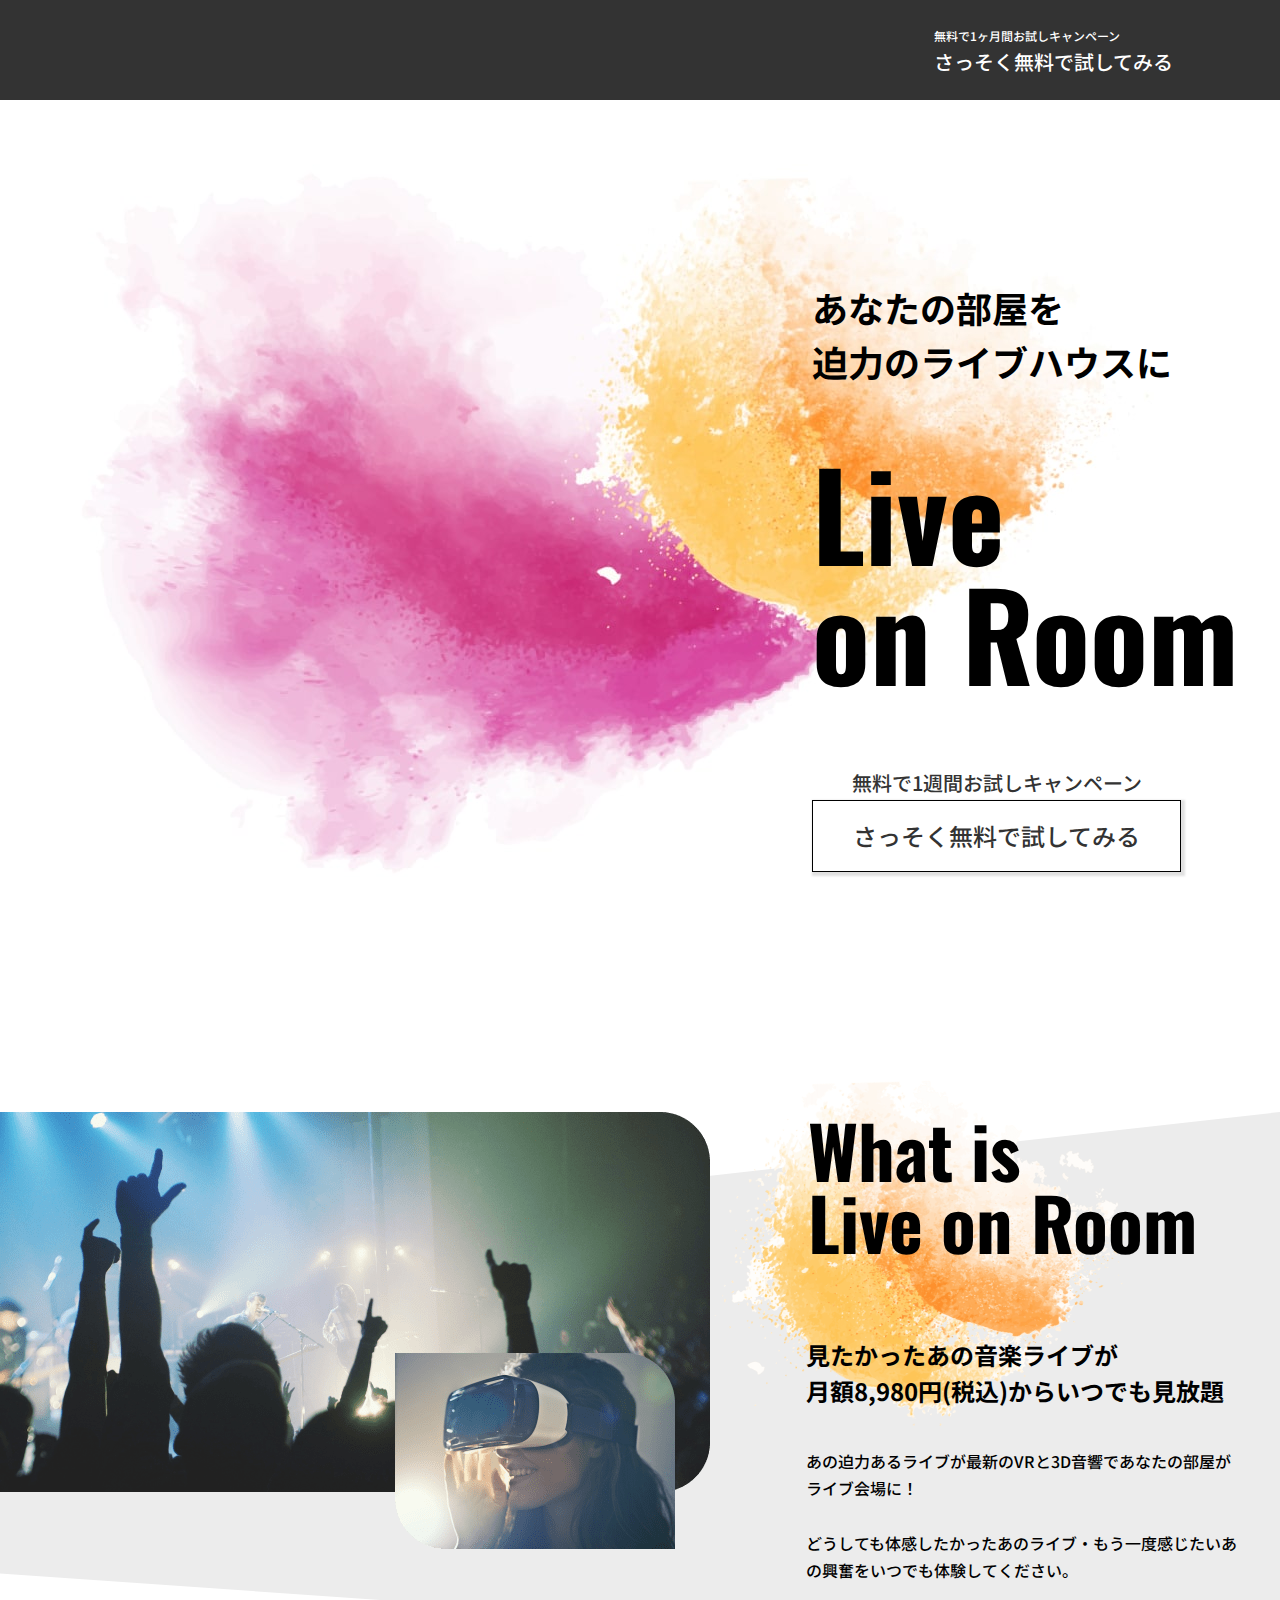
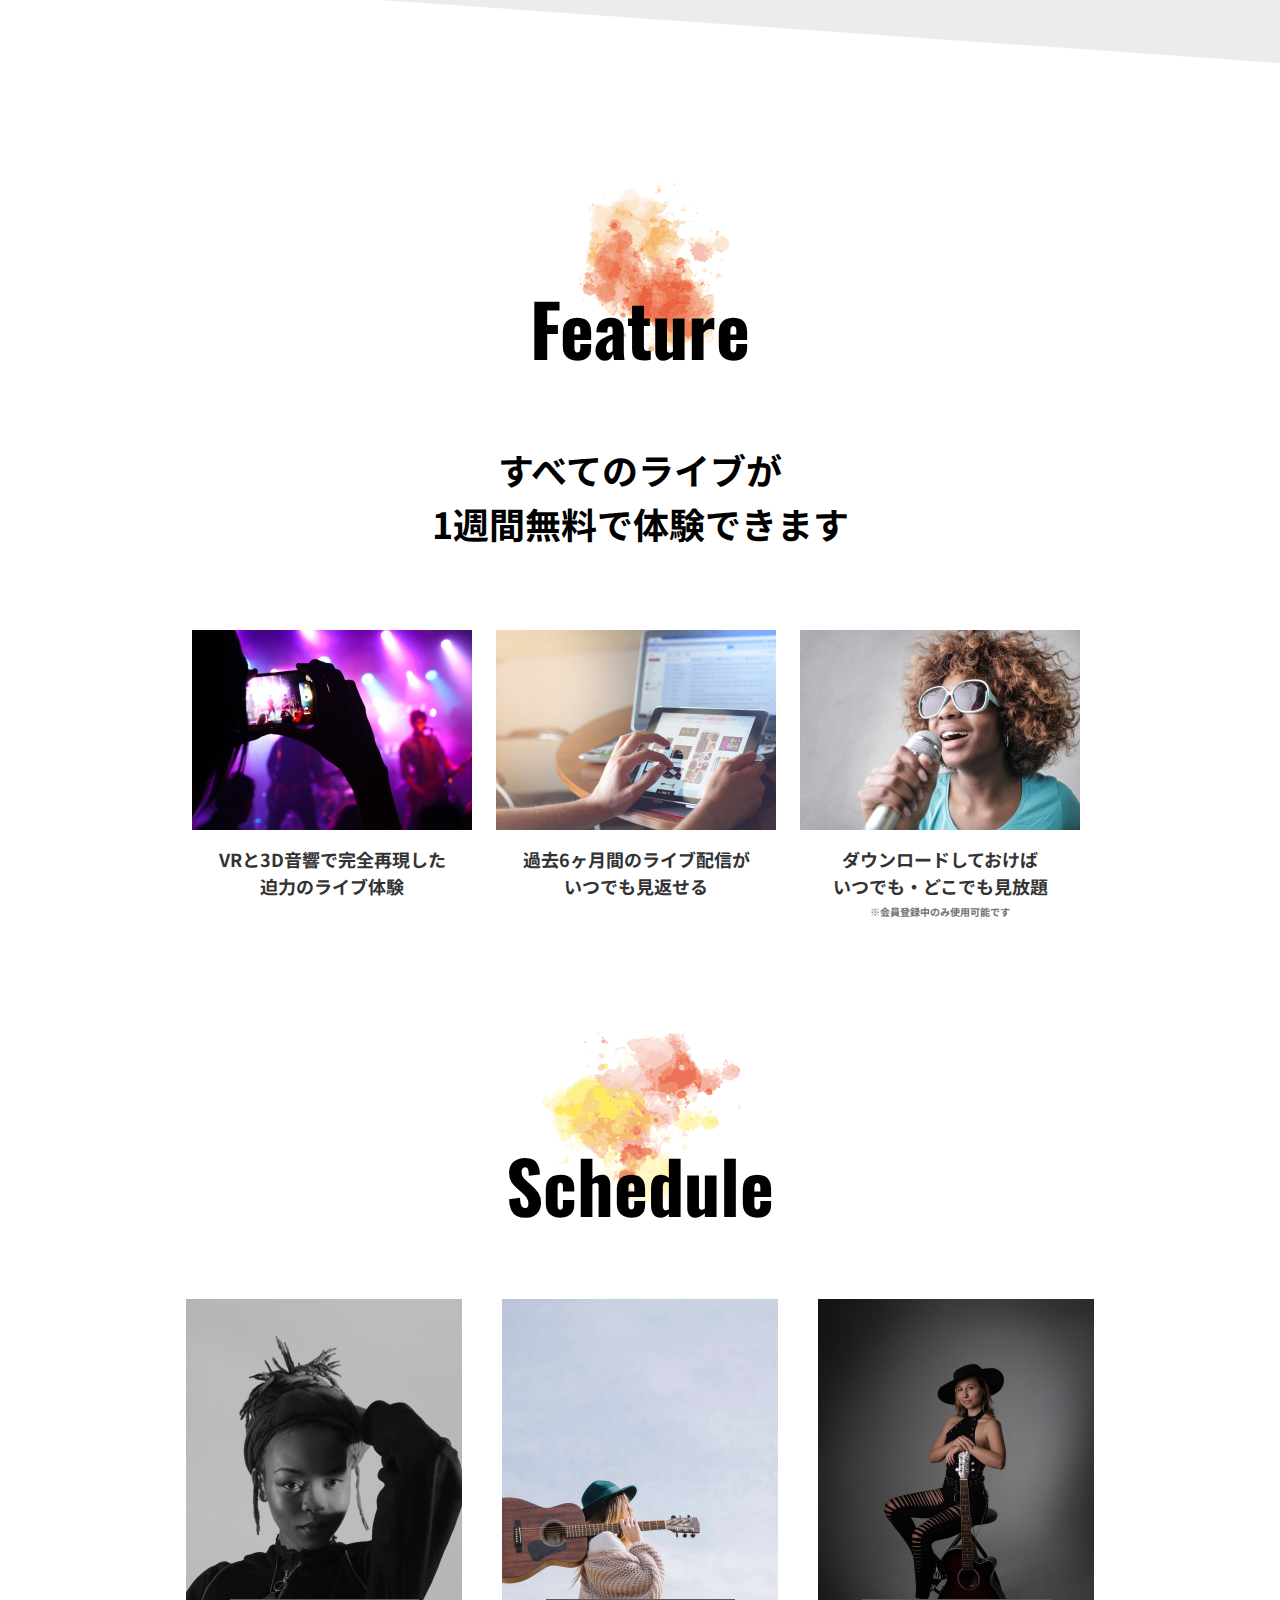
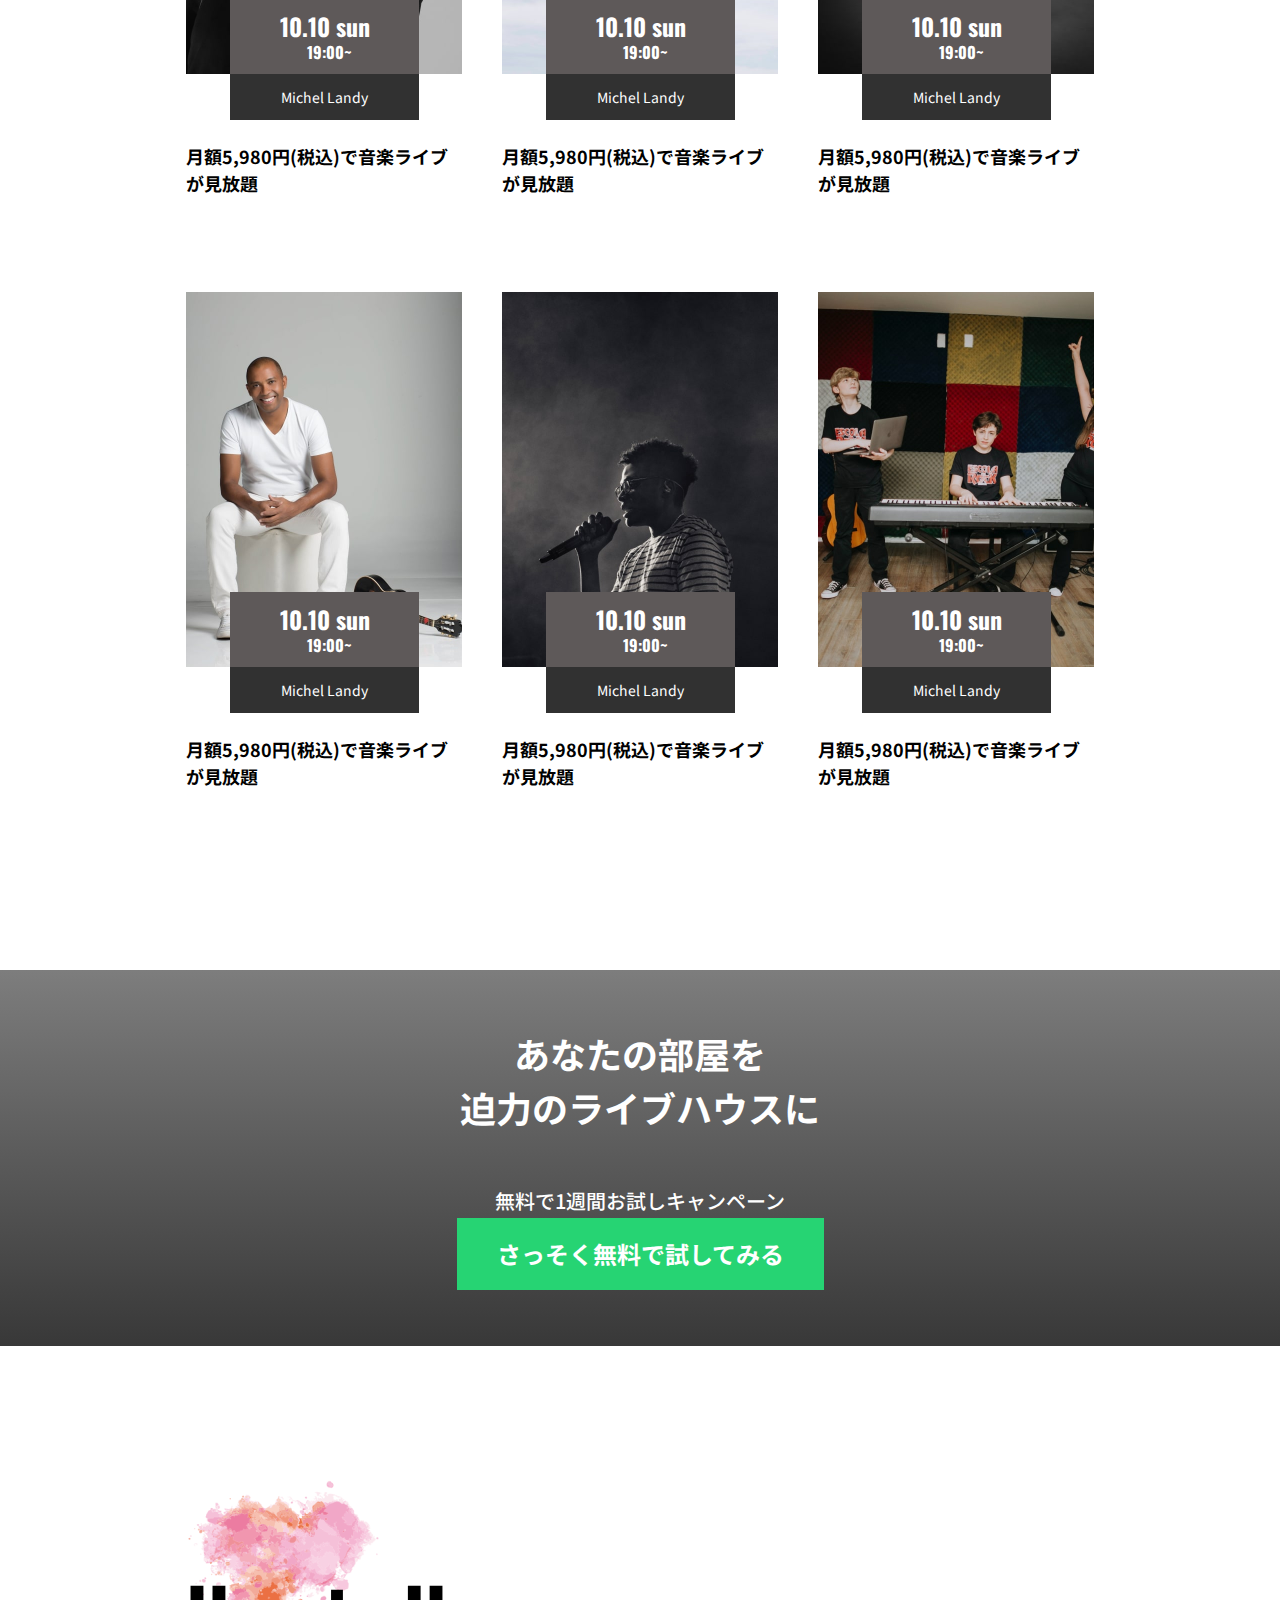
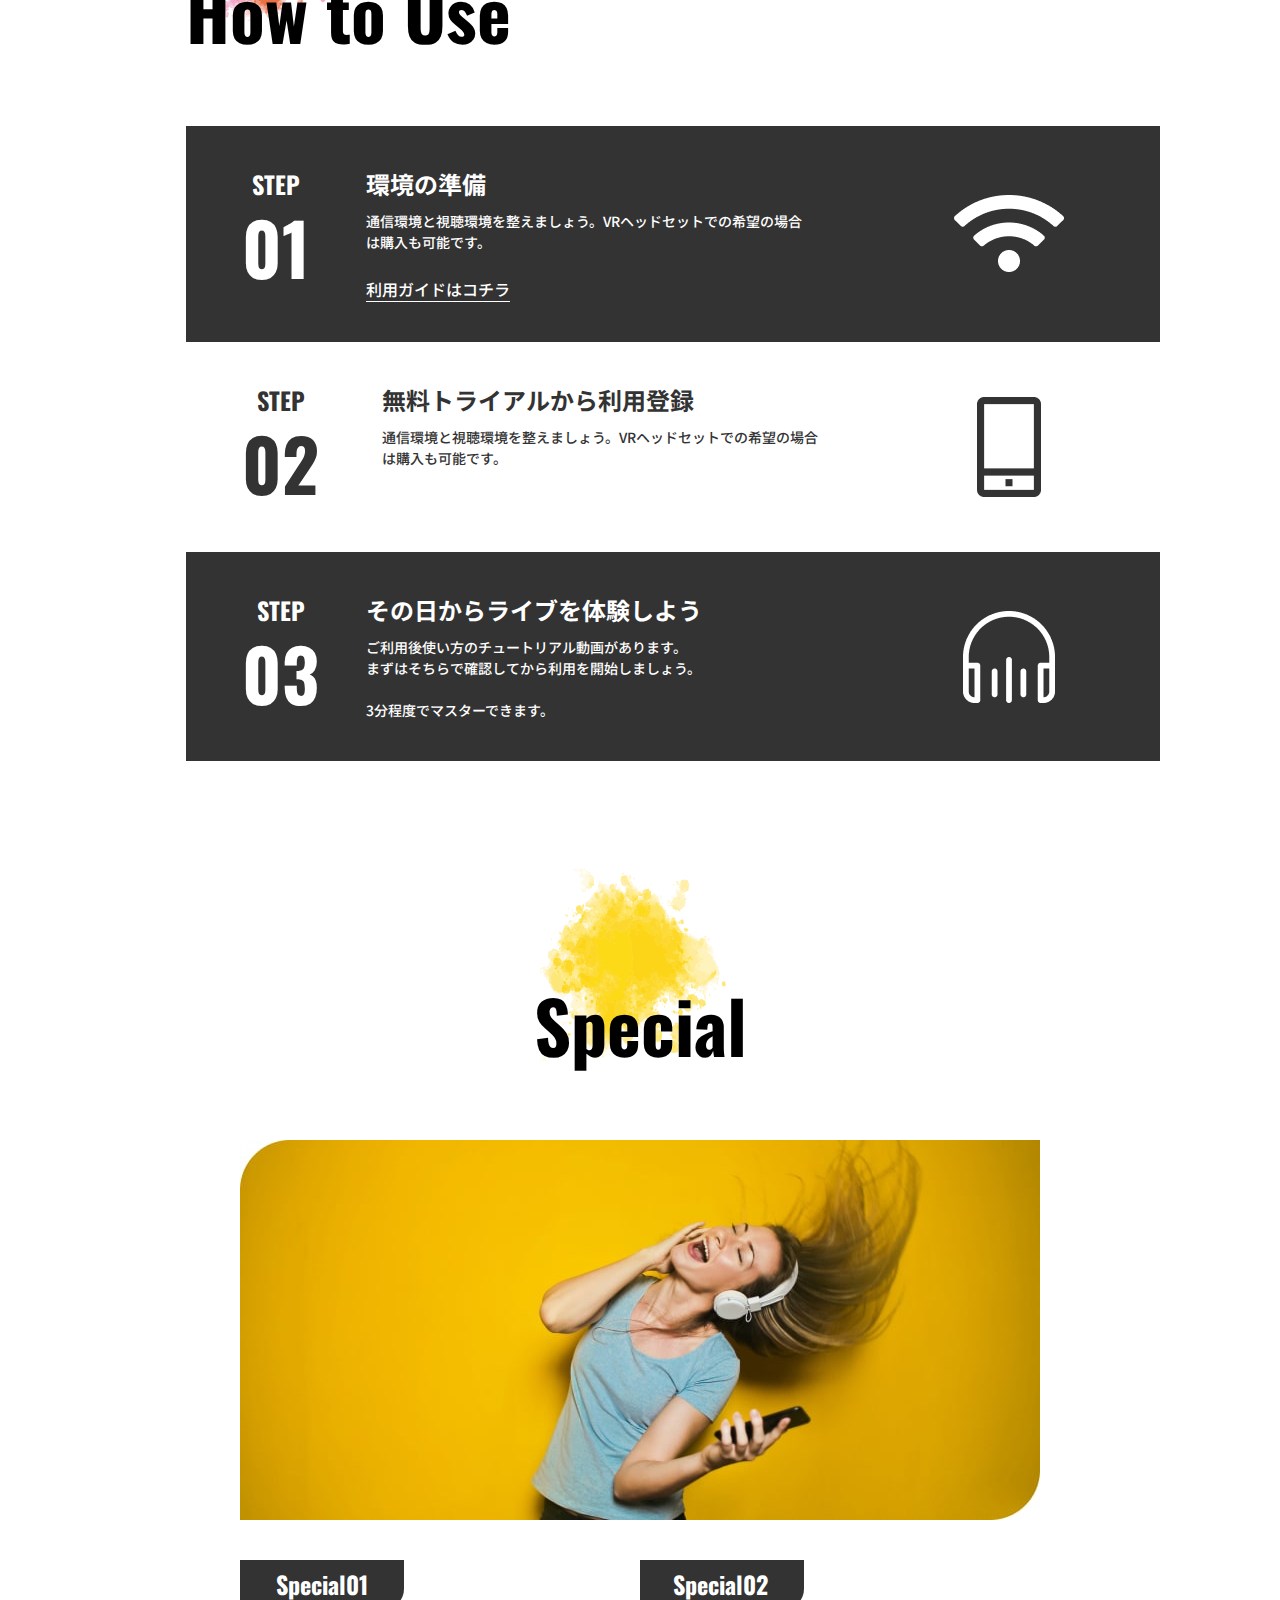
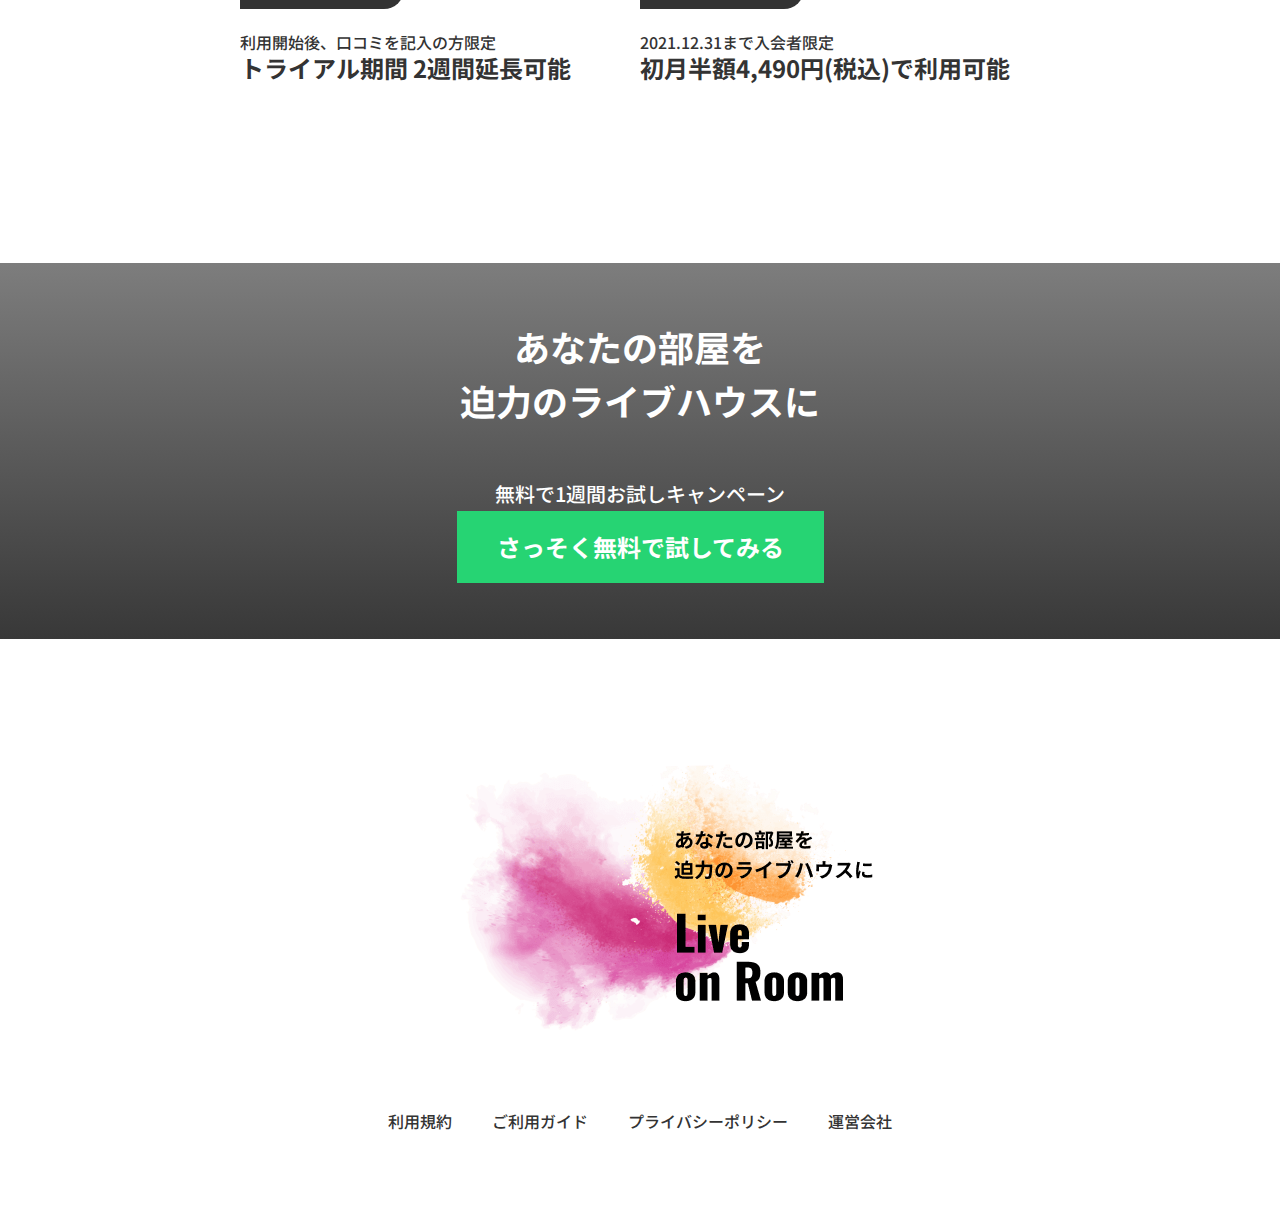
<file: index.html>
<!DOCTYPE html>
<html lang="ja">
<head prefix="og: http://ogp.me/ns# fb: http://ogp.me/ns/fb# article: http://ogp.me/ns/article#">
  <meta charset="UTF-8">
  <meta http-equiv="X-UA-Compatible" content="IE=edge">
  <meta name="viewport" content="width=device-width, initial-scale=1.0">
  <meta name="description" content="あの迫力あるライブが最新のVRと3D音響であなたの部屋がライブ会場に！どうしても体感したかったあのライブ・もう一度感じたいあの興奮をいつでも体験してください。" />
  <!-- OGP -->
  <meta property="og:title" content="Live 0n Room" />
  <meta property="og:type" content="website" />
  <meta property="og:url" content="ページのURL" />
  <meta property="og:image" content="https://ページのURL/img/ogp.jpg" />
  <meta property="og:site_name" content="Live 0n Room" />
  <meta property="og:description" content="あの迫力あるライブが最新のVRと3D音響であなたの部屋がライブ会場に！どうしても体感したかったあのライブ・もう一度感じたいあの興奮をいつでも体験してください。" />
  <!-- Facebook用 -->
  <meta property="fb:app_id" content="App-ID（15文字の半角数字）" />
  <!-- ※Twitter用 -->
  <meta name="twitter:card" content="Twitterカードの種類" />
  <link rel="icon" href="img/live.ico">
  <link rel="apple-touch-icon" sizes="180x180" href="img/live.png">
  <link rel="stylesheet" href="css/reset.css">
  <link rel="stylesheet" href="css/style.css">
  <link rel="preconnect" href="https://fonts.googleapis.com">
  <link rel="preconnect" href="https://fonts.gstatic.com" crossorigin>
  <link href="https://fonts.googleapis.com/css2?family=Noto+Sans+JP:wght@400;500;700&family=Oswald:wght@700&display=swap" rel="stylesheet">
  <title>Live 0n Room</title>
</head>
<body>
  <header>
    <div class="btn">
      <p>無料で1ヶ月間お試しキャンペーン</p>
      <a href="#">さっそく無料で試してみる</a>
    </div>
  </header>
  <main>
    <section class="fv">
      <div class="container">
        <h3>あなたの部屋を<br>迫力のライブハウスに</h3>
        <h1>Live<br>on Room</h1>
        <div class="btn">
          <p>無料で1週間お試しキャンペーン</p>
          <a href="#">さっそく無料で試してみる</a>
        </div>
      </div>
    </section>
    <section class="about">
      <div class="about-inner">
      </div>
      <div class="container">
        <div class="about-box">
          <div class="about-wrap">
            <div class="about-text">
              <h2>What is<br>Live on Room</h2>
              <h4>見たかったあの音楽ライブが<br>月額8,980円(税込)からいつでも見放題</h4>
              <p>あの迫力あるライブが最新のVRと3D音響であなたの部屋がライブ会場に！<br><br>
              どうしても体感したかったあのライブ・もう一度感じたいあの興奮をいつでも体験してください。</p>
            </div>
          </div>
          <div class="about-img">
            <img class="pc" src="img/about-main.png" alt="VRと3D音響でライブ会場感を体験する様子">
            <img class="sp" src="img/about-main-sp.png" alt="VRと3D音響でライブ会場感を体験する様子">
          </div>
        </div>
      </div>


    </section>
    <section class="feature">
      <div class="container">
        <h2>Feature</h2>
        <h3>すべてのライブが<br>1週間無料で体験できます</h3>
        <div class="feature-box">
          <div class="feature-item">
            <img src="img/feature1.jpg" alt="実際のライブ会場の様な迫力ある空間を体感する様子">
            <p>VRと3D音響で完全再現した<br>迫力のライブ体験</p>
          </div>
          <div class="feature-item">
            <img src="img/feature2.jpg" alt="過去のライブ配信を確認している様子">
            <p>過去6ヶ月間のライブ配信が<br>いつでも見返せる</p>
          </div>
          <div class="feature-item">
            <img src="img/feature3.jpg" alt="ライブ配信の様子">
            <p>ダウンロードしておけば<br>いつでも・どこでも見放題</p>
            <span>※会員登録中のみ使用可能です</span>
          </div>
        </div>
      </div>
    </section>
    <section class="schedule">
      <div class="container">
        <h2>Schedule</h2>
        <div class="schedule-box">
          <div class="schedule-item">
            <img src="img/schedule1.jpg" alt="アーティストの写真">
            <div class="schedule-item-text">
              <h5>10.10 sun<span>19:00~</span></h5>
              <h6>Michel Landy</h6>
            </div>
            <p>月額5,980円(税込)で音楽ライブが見放題</p>
          </div>
          <div class="schedule-item">
            <img src="img/schedule2.jpg" alt="アーティストの写真">
            <div class="schedule-item-text">
              <h5>10.10 sun<span>19:00~</span></h5>
              <h6>Michel Landy</h6>
            </div>
            <p>月額5,980円(税込)で音楽ライブが見放題</p>
          </div>
          <div class="schedule-item">
            <img src="img/schedule3.jpg" alt="アーティストの写真">
            <div class="schedule-item-text">
              <h5>10.10 sun<span>19:00~</span></h5>
              <h6>Michel Landy</h6>
            </div>
            <p>月額5,980円(税込)で音楽ライブが見放題</p>
          </div>
          <div class="schedule-item">
            <img src="img/schedule4.jpg" alt="アーティストの写真">
            <div class="schedule-item-text">
              <h5>10.10 sun<span>19:00~</span></h5>
              <h6>Michel Landy</h6>
            </div>
            <p>月額5,980円(税込)で音楽ライブが見放題</p>
          </div>
          <div class="schedule-item">
            <img src="img/schedule5.jpg" alt="アーティストの写真">
            <div class="schedule-item-text">
              <h5>10.10 sun<span>19:00~</span></h5>
              <h6>Michel Landy</h6>
            </div>
            <p>月額5,980円(税込)で音楽ライブが見放題</p>
          </div>
          <div class="schedule-item">
            <img src="img/schedule6.jpg" alt="アーティストの写真">
            <div class="schedule-item-text">
              <h5>10.10 sun<span>19:00~</span></h5>
              <h6>Michel Landy</h6>
            </div>
            <p>月額5,980円(税込)で音楽ライブが見放題</p>
          </div>
        </div>
      </div>
    </section>
    <section class="cta">
      <div class="container">
        <h3>あなたの部屋を<br>迫力のライブハウスに</h3>
        <div class="btn">
          <p>無料で1週間お試しキャンペーン</p>
          <a href="#">さっそく無料で試してみる</a>
        </div>
      </div>
    </section>
    <section class="how-to-use">
      <div class="container">
        <h2 class="how-to-use-title">How to Use</h2>
        <div class="how-to-use-box">
          <div class="how-to-use-item">
            <h2>01</h2>
            <div class="how-to-use-detail">
              <h4>環境の準備</h4>
              <p>通信環境と視聴環境を整えましょう。VRヘッドセットでの希望の場合は購入も可能です。</p>
              <a href="#">利用ガイドはコチラ</a>
            </div>
          </div>
          <div class="how-to-use-item">
            <h2>02</h2>
            <div class="how-to-use-detail">
              <h4>無料トライアルから利用登録</h4>
              <p>通信環境と視聴環境を整えましょう。VRヘッドセットでの希望の場合は購入も可能です。</p>
            </div>
          </div>
          <div class="how-to-use-item">
            <h2>03</h2>
            <div class="how-to-use-detail">
              <h4>その日からライブを体験しよう</h4>
              <p>ご利用後使い方のチュートリアル動画があります。<br>まずはそちらで確認してから利用を開始しましょう。<br><br>3分程度でマスターできます。</p>

            </div>
          </div>
        </div>
      </div>
    </section>
    <section class="special">
      <div class="container">
        <h2>Special</h2>
        <img src="img/special-main.jpg" alt="ライブ配信を視聴している様子">
        <div class="special-box">
          <div class="special-item">
            <h5>Special01</h5>
            <p>利用開始後、口コミを記入の方限定<span>トライアル期間 2週間延長可能</span></p>
          </div>
          <div class="special-item">
            <h5>Special02</h5>
            <p>2021.12.31まで入会者限定<span>初月半額4,490円(税込)で利用可能</span></p>
          </div>
        </div>
      </div>
    </section>
    <section class="cta">
      <div class="container">
        <h3>あなたの部屋を<br>迫力のライブハウスに</h3>
        <div class="btn">
          <p>無料で1週間お試しキャンペーン</p>
          <a href="#">さっそく無料で試してみる</a>
        </div>
      </div>
    </section>
  </main>
  <footer>
    <div class="container">
      <img class="logo-pc" src="img/footer-logo.png" alt="">
      <img class="logo-sp" src="img/footer-logo-sp.jpg" alt="">

      <nav>
        <ul>
          <li>利用規約</li>
          <li>ご利用ガイド</li>
          <li>プライバシーポリシー</li>
          <li>運営会社</li>
        </ul>
      </nav>
    </div>
  </footer>
</body>
</html>
</file>
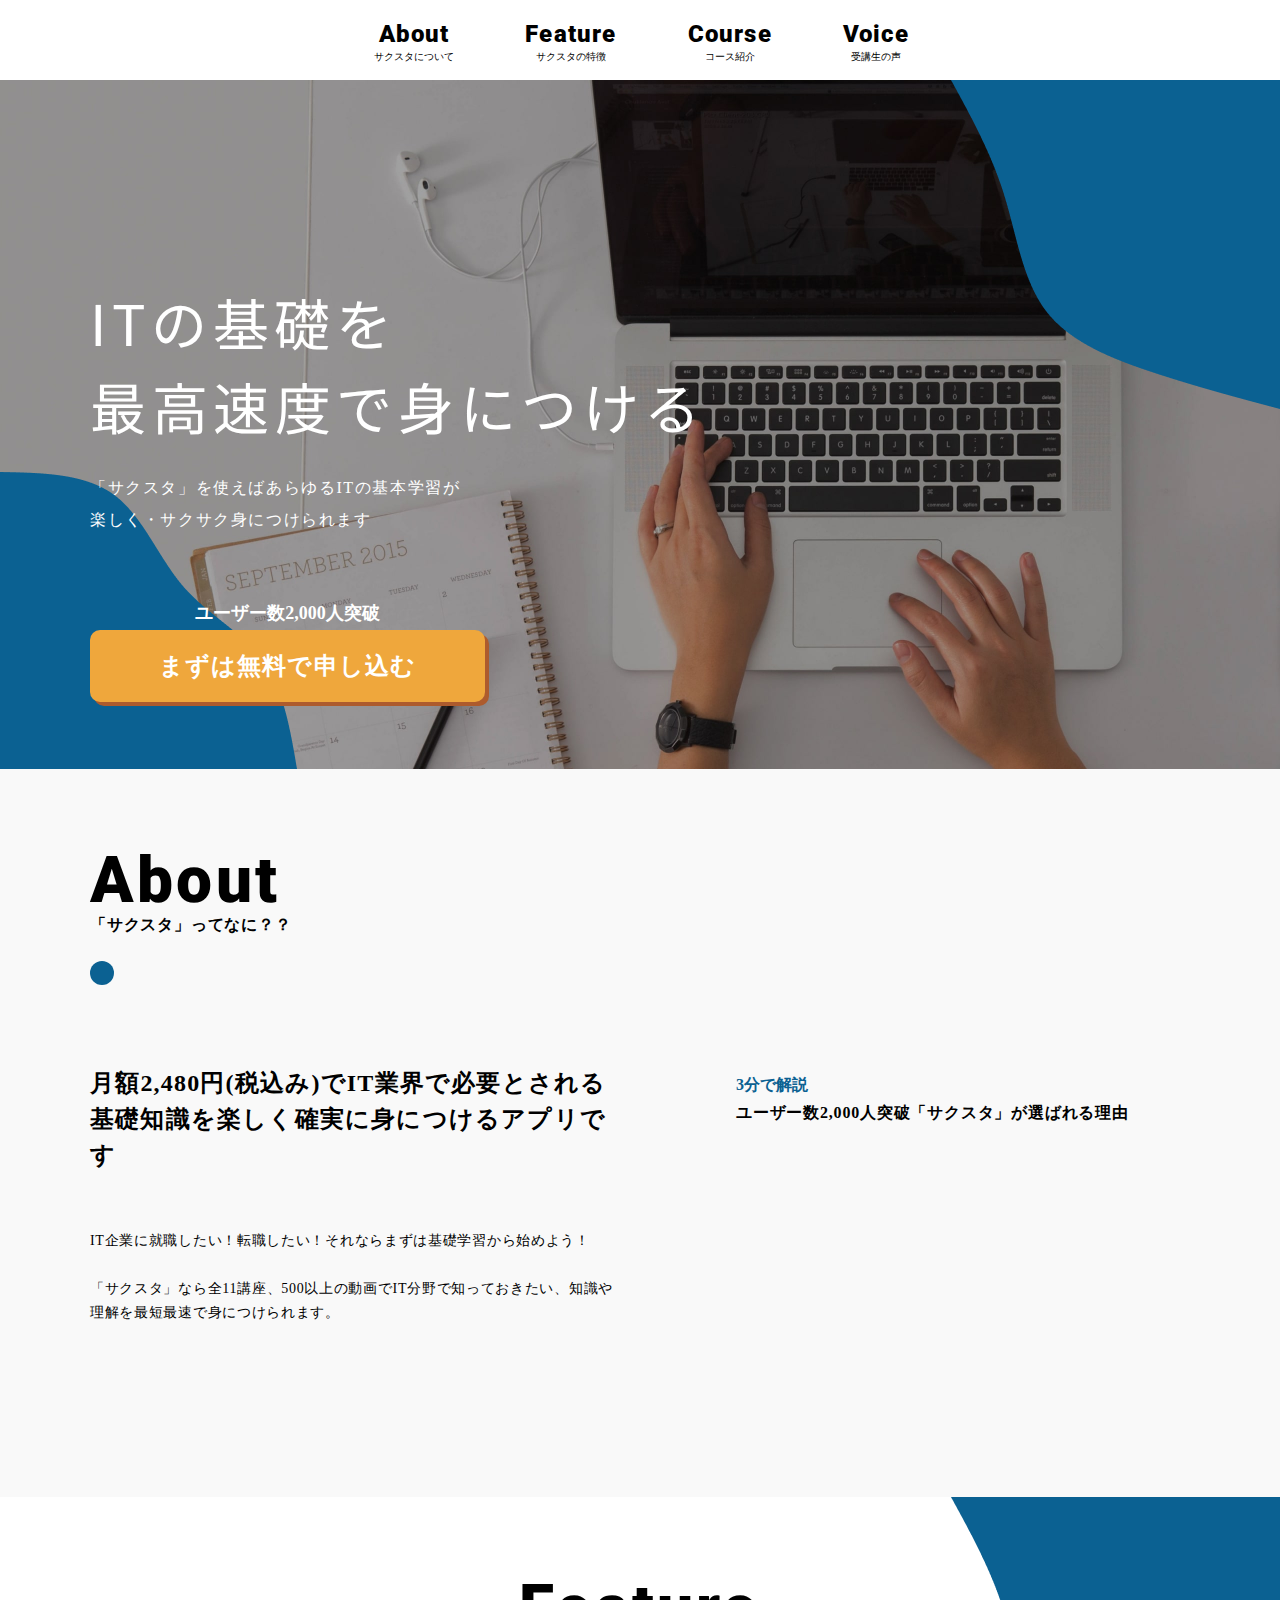
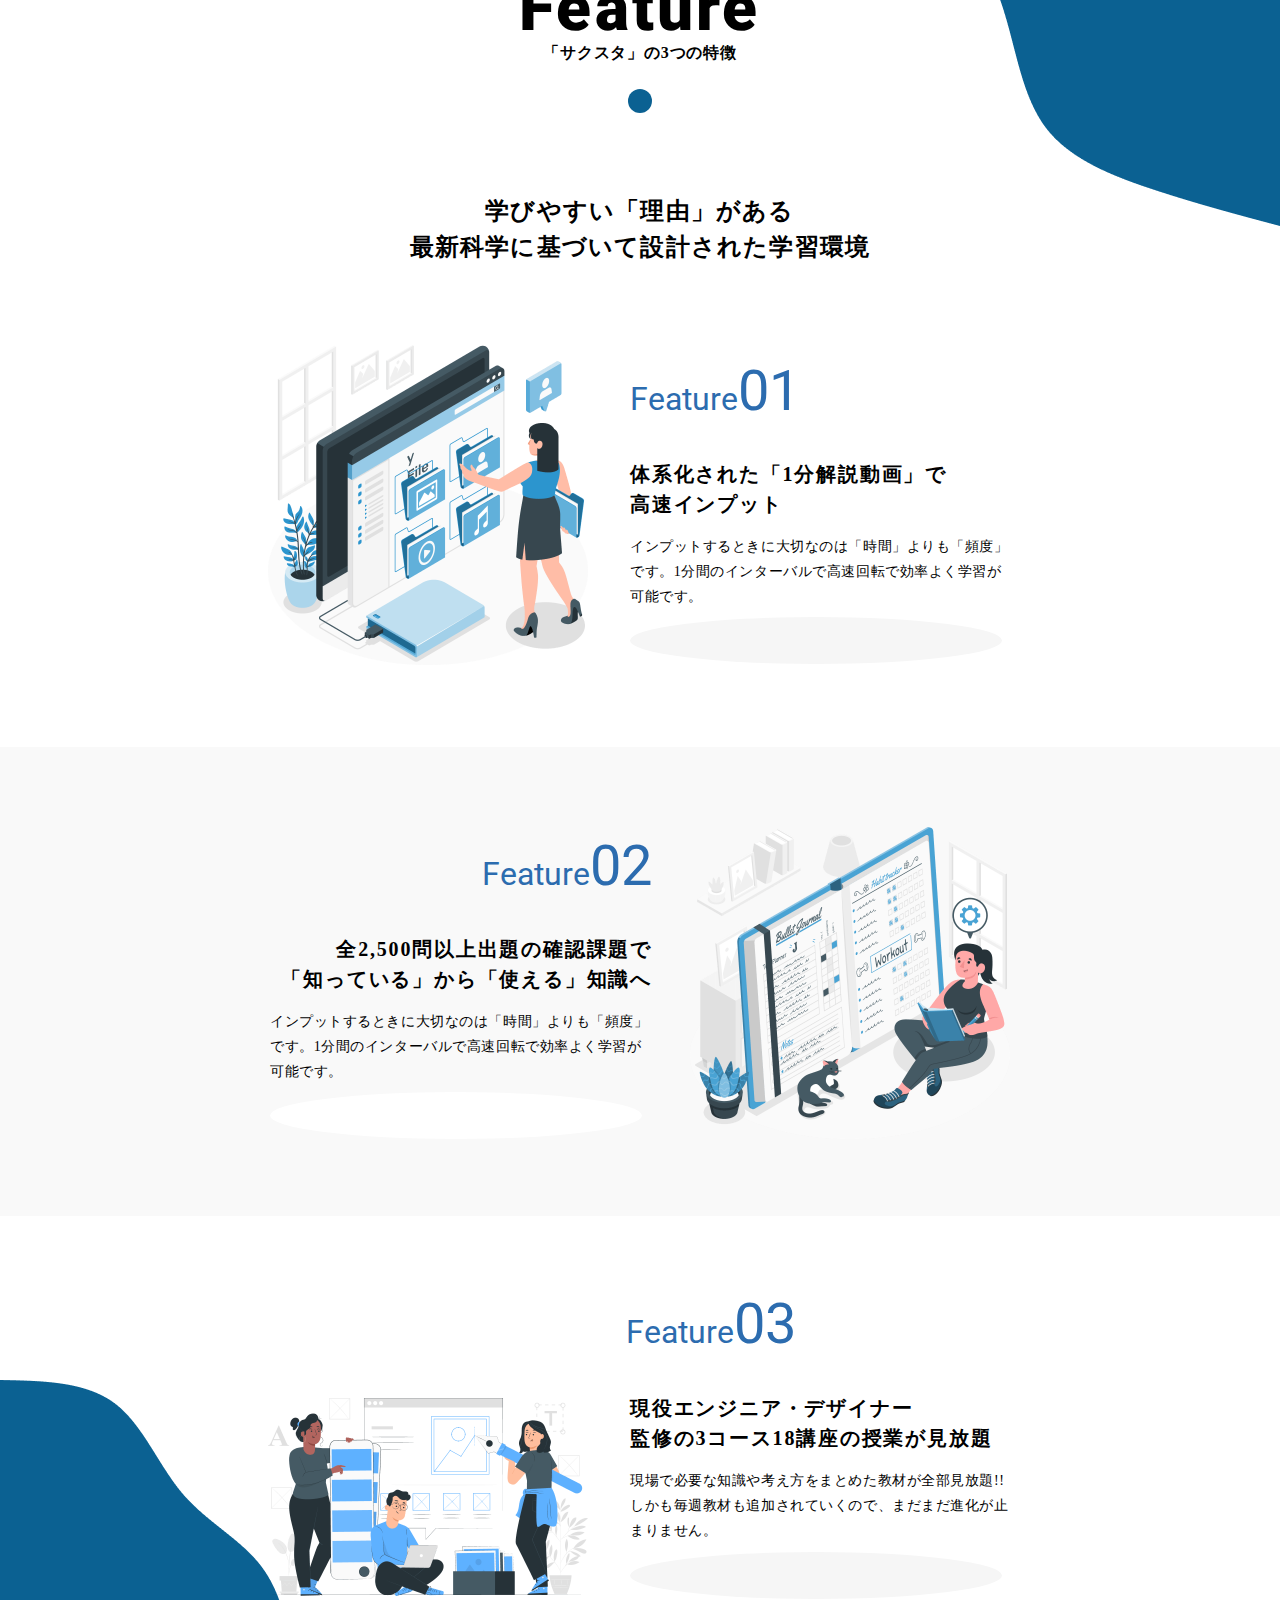
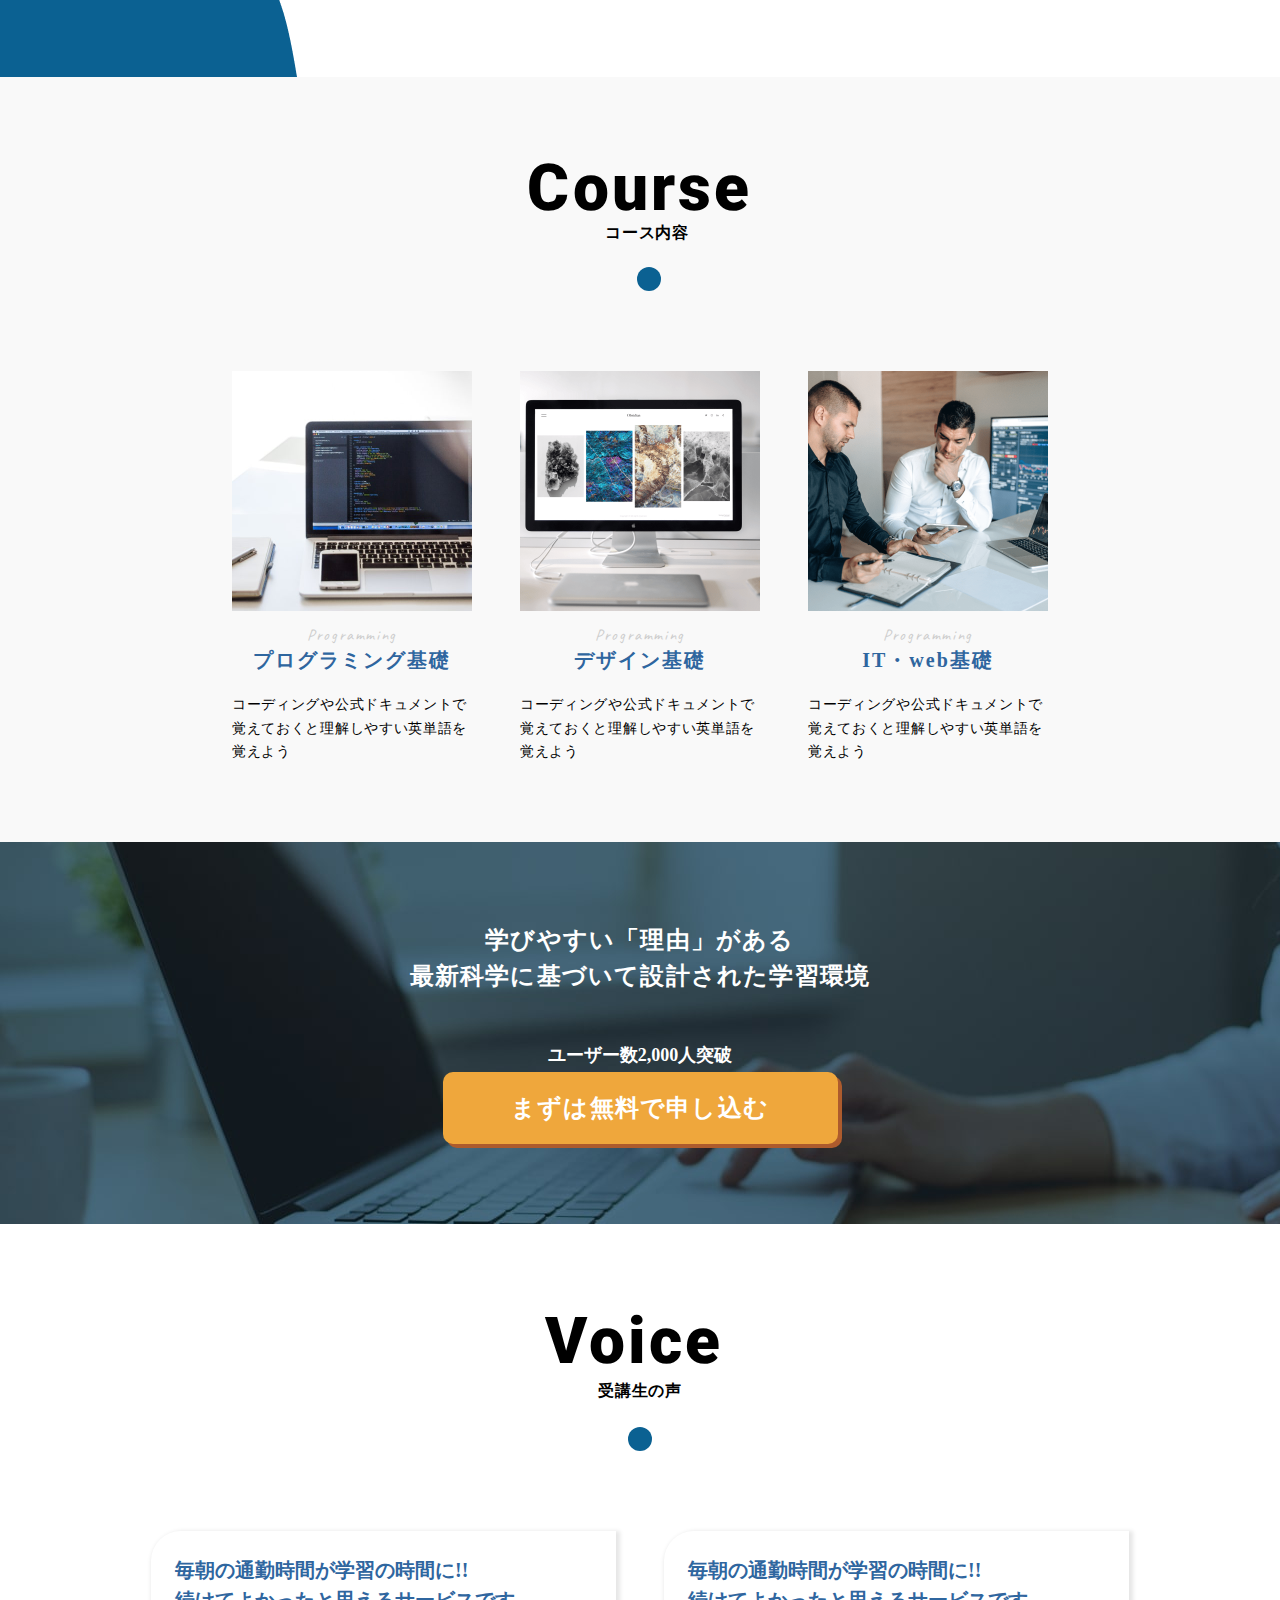
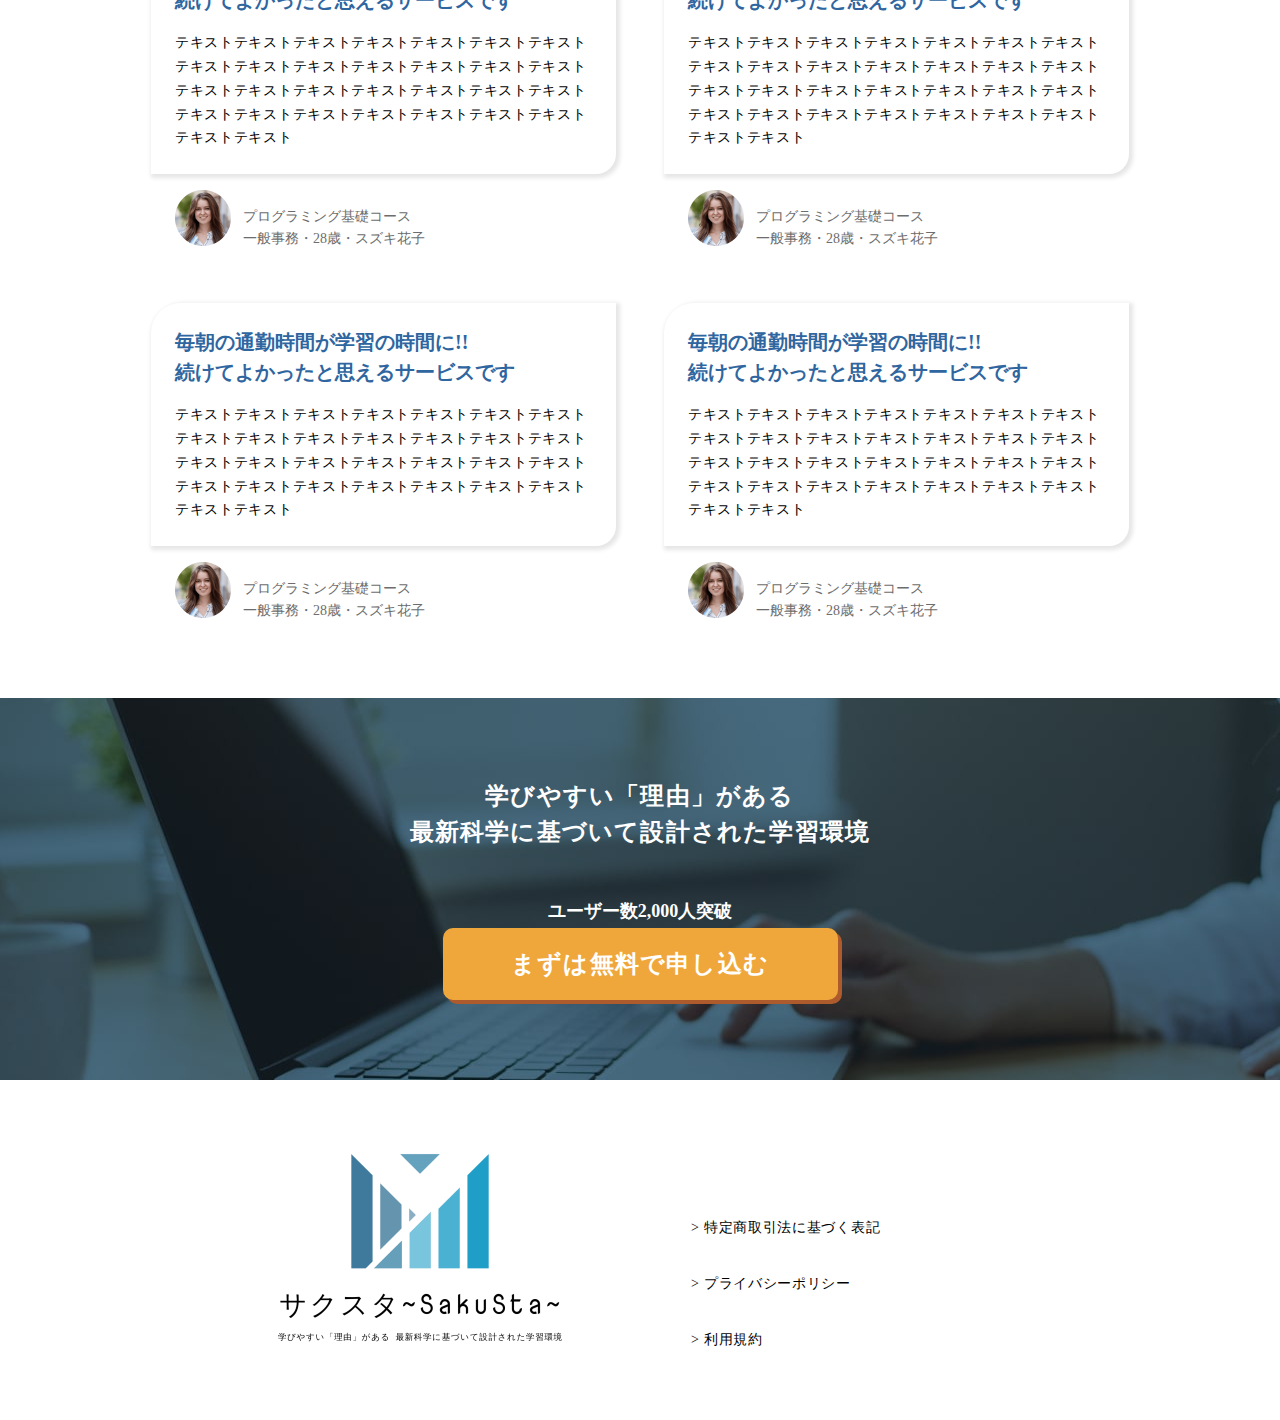
<file: text.html>
<!DOCTYPE html>
<html lang="ja">
<head>
  <meta charset="UTF-8">
  <meta http-equiv="X-UA-Compatible" content="IE=edge">
  <meta name="viewport" content="width=device-width, initial-scale=1.0">
  <meta name="description" content="IT企業に就職したい！転職したい！それならまずは基礎学習から始めよう！
  「サクスタ」なら全11講座、500以上の動画でIT分野で知っておきたい、知識や理解を最短最速で身につけられます。" />
  <link rel="icon" href="sakusuta.ico">
  <link rel="stylesheet" href="asset/css/reset.css">
  <link rel="stylesheet" href="asset/css/style.css">
  <link rel="preconnect" href="https://fonts.googleapis.com">
  <link rel="preconnect" href="https://fonts.gstatic.com" crossorigin>
  <link href="https://fonts.googleapis.com/css2?family=Caveat:wght@700&display=swap" rel="stylesheet">
  <link href="https://fonts.googleapis.com/css2?family=Roboto:wght@900&display=swap" rel="stylesheet">
  <link href="https://fonts.googleapis.com/css2?family=Noto+Sans+JP:wght@700&display=swap" rel="stylesheet">
  <title>サクスタ</title>
</head>
<body>
  <header>
    <div class="nav-sp">
      <div class="nav-btn">
        <img class="nav-menu-img" src="asset/img/nav-btn.png" alt="メニュー">
        <span class="nav-menu-text">Menu</span>
      </div>

    </div>
    <nav class="nav-wrap">
      <div class="nav-list">
        <a class="item" href="#about">
          <div class="menu">About</div><span class="sub">サクスタについて</span>
        </a>
        <a class="item" href="#feature">
          <div class="menu">Feature</div><span class="sub">サクスタの特徴</span>
        </a>
        <a class="item" href="#course">
          <div class="menu">Course</div><span class="sub">コース紹介</span>
        </a>
        <a class="item" href="#voice">
          <div class="menu">Voice</div><span class="sub">受講生の声</span>
        </a>
      </div>
    </nav>
  </header>
  <main>
    <!--
      *********************************************

      他のセクションはsectionタグを使用していますが、fvも併せてDIVではなくてsectionで良いと思いますよ
      また、h1タグで高さ方向のpaddingを埋めていますが、このような場合はcontainerで場所を調整してしまったほうがスッキリすると思います。

    -->
    <div class="fv">
      <div class="container">
        <h1>ITの基礎を<br>最高速度で身につける</h1>
        <p class="fv-sub-title">「サクスタ」を使えばあらゆるITの基本学習が<br>楽しく・サクサク身につけられます</p>
        <div class="btn-box">
          <h3>ユーザー数2,000人突破</h3>
          <a href="#" class="btn">まずは無料で申し込む</a>
        </div>
      </div>
    </div>
    <section class="about" id="about">
      <div class="container">
        <div class="title-box1">
          <h2 class="title">About</h2>
          <p class="sub-title">「サクスタ」ってなに？？</p>
          <div class="circle1"></div>
        </div>
        <div class="about-box">
          <div class="text-box">
            <p class="about-text">月額2,480円(税込み)でIT業界で必要とされる<br>基礎知識を楽しく確実に身につけるアプリです</p>
            <p class="about-text-sp">月額2,480円(税込み)でIT業界で必要とされる基礎知識を楽しく確実に身につけるアプリです</p>
            <p class="about-text-sub1">IT企業に就職したい！転職したい！それならまずは基礎学習から始めよう！</p>
            <p class="about-text-sub2">「サクスタ」なら全11講座、500以上の動画でIT分野で知っておきたい、知識や理解を最短最速で身につけられます。</p>
          </div>
          <div class="video-box">
            <p class="video-text1">3分で解説</p>
            <p class="video-text2">ユーザー数2,000人突破「サクスタ」が選ばれる理由</p>
            <p class="video-text3">ユーザー数2,000人突破<br>「サクスタ」が選ばれる理由</p>
            <iframe width="503" height="283" src="https://www.youtube.com/embed/B1go9DPd_xg" title="YouTube video player" frameborder="0" allow="accelerometer; autoplay; clipboard-write; encrypted-media; gyroscope; picture-in-picture" allowfullscreen></iframe>
          </div>
        </div>
      </div>
    </section>
    <section class="feature" id="feature">
      <div class="title-box">
        <h2 class="title">Feature</h2>
        <p class="sub-title">「サクスタ」の3つの特徴</p>
        <div class="circle"></div>
      </div>
      <p class="feature-sub">学びやすい「理由」がある<br>最新科学に基づいて設計された学習環境</p>
      <div class="feature-box">
        <img src="asset/img/feature01.png" alt="画像１" class="feature-img">
        <div class="feature-text">
          <div class="feature-text-title">Feature<span class="num">01</span></div>
          <p class="feature-text-sub1">体系化された「1分解説動画」で<br>高速インプット</p>
          <p class="feature-text-sub2">インプットするときに大切なのは「時間」よりも「頻度」です。1分間のインターバルで高速回転で効率よく学習が可能です。</p>
          <div class="ellipse"></div>
        </div>
      </div>
      <div class="feature-box">
        <img src="asset/img/feature02.png" alt="画像2" class="feature-img">
        <div class="feature-text">
          <div class="feature-text-title">Feature<span class="num">02</span></div>
          <p class="feature-text-sub1">全2,500問以上出題の確認課題で<br>「知っている」から「使える」知識へ</p>
          <p class="feature-text-sub2">インプットするときに大切なのは「時間」よりも「頻度」です。1分間のインターバルで高速回転で効率よく学習が可能です。</p>
          <div class="ellipse"></div>
        </div>
      </div>
      <div class="feature-box">
        <img src="asset/img/feature03.png" alt="画像3" class="feature-img">
        <div class="feature-text">
          <div class="feature-text-title">Feature<span class="num">03</span></div>
          <p class="feature-text-sub1">現役エンジニア・デザイナー<br>監修の3コース18講座の授業が見放題</p>
          <p class="feature-text-sub2">現場で必要な知識や考え方をまとめた教材が全部見放題!!<br>しかも毎週教材も追加されていくので、まだまだ進化が止まりません。</p>
          <div class="ellipse"></div>
        </div>
      </div>
    </section>
    <section class="course" id="course">
      <div class="container">
        <div class="title-box">
          <h2 class="title">Course</h2>
          <p class="sub-title">コース内容</p>
          <div class="circle"></div>
        </div>
        <div class="course-box">
          <div class="course-item">
            <img class="course-img" src="asset/img/course01.jpg" alt="プログラミング基礎">
            <p class="course-text1">Programming</p>
            <p class="course-text2">プログラミング基礎</p>
            <p class="course-text3">コーディングや公式ドキュメントで覚えておくと理解しやすい英単語を覚えよう</p>
          </div>
          <div class="course-item">
            <img class="course-img" src="asset/img/course02.png" alt="プログラミング基礎">
            <p class="course-text1">Programming</p>
            <p class="course-text2">デザイン基礎</p>
            <p class="course-text3">コーディングや公式ドキュメントで覚えておくと理解しやすい英単語を覚えよう</p>
          </div>
          <div class="course-item">
            <img class="course-img" src="asset/img/course03.png" alt="プログラミング基礎">
            <p class="course-text1">Programming</p>
            <p class="course-text2">IT・web基礎</p>
            <p class="course-text3">コーディングや公式ドキュメントで覚えておくと理解しやすい英単語を覚えよう</p>
          </div>
        </div>
      </div>
    </section>
    <div class="cta">
      <div class="container cta-wrap">
        <p class="cta-text">学びやすい「理由」がある<br>
        最新科学に基づいて設計された学習環境</p>
        <div class="btn-box">
          <h3>ユーザー数2,000人突破</h3>
          <a href="#" class="btn">まずは無料で申し込む</a>
        </div>
      </div>
    </div>
    <section class="voice" id="voice">
      <div class="container">
        <div class="title-box">
          <h2 class="title">Voice</h2>
          <p class="sub-title">受講生の声</p>
          <div class="circle"></div>
        </div>
        <div class="voice-group">
          <div class="voice-box">
            <div class="voice-text">
              <div class="voice-text-large">
                毎朝の通勤時間が学習の時間に!!<br>続けてよかったと思えるサービスです
              </div>
              <div class="voice-text-small">
                テキストテキストテキストテキストテキストテキストテキストテキストテキストテキストテキストテキストテキストテキストテキストテキストテキストテキストテキストテキストテキストテキストテキストテキストテキストテキストテキストテキストテキストテキスト
              </div>
            </div>
            <div class="voice-prf">
              <img class="voice-img" src="asset/img/voice-img.png" alt="プロフィール画像">
              <p class="voice-prf-text ">プログラミング基礎コース<br><span class="voice-ue">一般事務・28歳・スズキ花子
              </p>
            </div>
          </div>
          <div class="voice-box">
            <div class="voice-text">
              <div class="voice-text-large">
                毎朝の通勤時間が学習の時間に!!<br>続けてよかったと思えるサービスです
              </div>
              <div class="voice-text-small">
                テキストテキストテキストテキストテキストテキストテキストテキストテキストテキストテキストテキストテキストテキストテキストテキストテキストテキストテキストテキストテキストテキストテキストテキストテキストテキストテキストテキストテキストテキスト
              </div>
            </div>
            <div class="voice-prf">
              <img class="voice-img" src="asset/img/voice-img.png" alt="プロフィール画像">
              <p class="voice-prf-text ">プログラミング基礎コース<br><span class="voice-ue">一般事務・28歳・スズキ花子
              </p>
            </div>
          </div>
          <div class="voice-box">
            <div class="voice-text">
              <div class="voice-text-large">
                毎朝の通勤時間が学習の時間に!!<br>続けてよかったと思えるサービスです
              </div>
              <div class="voice-text-small">
                テキストテキストテキストテキストテキストテキストテキストテキストテキストテキストテキストテキストテキストテキストテキストテキストテキストテキストテキストテキストテキストテキストテキストテキストテキストテキストテキストテキストテキストテキスト
              </div>
            </div>
            <div class="voice-prf">
              <img class="voice-img" src="asset/img/voice-img.png" alt="プロフィール画像">
              <p class="voice-prf-text ">プログラミング基礎コース<br><span class="voice-ue">一般事務・28歳・スズキ花子</p>
            </div>
          </div>
          <div class="voice-box">
            <div class="voice-text">
              <div class="voice-text-large">
                毎朝の通勤時間が学習の時間に!!<br>続けてよかったと思えるサービスです
              </div>
              <div class="voice-text-small">
                テキストテキストテキストテキストテキストテキストテキストテキストテキストテキストテキストテキストテキストテキストテキストテキストテキストテキストテキストテキストテキストテキストテキストテキストテキストテキストテキストテキストテキストテキスト
              </div>
            </div>
            <div class="voice-prf">
              <img class="voice-img" src="asset/img/voice-img.png" alt="プロフィール画像">
              <p class="voice-prf-text ">プログラミング基礎コース<br><span class="voice-ue">一般事務・28歳・スズキ花子</p>
            </div>
          </div>
        </div>
      </div>
    </section>
    <div class="cta">
      <div class="container cta-wrap">
        <p class="cta-text">学びやすい「理由」がある<br>
                最新科学に基づいて設計された学習環境</p>
        <div class="btn-box">
          <h3>ユーザー数2,000人突破</h3>
          <a href="#" class="btn">まずは無料で申し込む</a>
        </div>
      </div>
    </div>
  </main>
  <footer>
    <div class="container">
      <div class="footer-box">
        <img class="footer-img" src="asset/img/footer-img.png" alt="フッター画像">
        <!-- こういうところもnavタグとulを使うと良いです。 -->
        <div class="footer-text">
          <p class="footer-text-detail">&nbsp;特定商取引法に基づく表記</p>
          <p class="footer-text-detail">&nbsp;プライバシーポリシー</p>
          <p class="footer-text-detail">&nbsp;利用規約</p>
        </div>
      </div>
    </div>
  </footer>
</body>
</html>
</file>
<file: css/style.css>
body {
  -webkit-box-sizing: border-box;
  box-sizing: border-box;
}

main {
  color: black;
}

a {
  text-decoration: none;
  display: block;
}

img {
  display: block;
  max-width: 100%;
}

span {
  display: block;
}

h1 {
  font-size: 120px;
  font-weight: 700;
  color: black;
  font-family: 'Noto Sans JP', sans-serif;
  font-family: 'Oswald', sans-serif;
}

h2 {
  font-size: 72px;
  font-weight: 700;
  color: black;
  font-family: 'Noto Sans JP', sans-serif;
  font-family: 'Oswald', sans-serif;
}

h3 {
  font-size: 36px;
  font-weight: 700;
  color: black;
  font-family: 'Noto Sans JP', sans-serif;
  line-height: 54px;
}

h4 {
  font-size: 24px;
  font-weight: 700;
  color: black;
  font-family: 'Noto Sans JP', sans-serif;
  line-height: 36px;
}

h5 {
  font-size: 24px;
  font-weight: 700;
  color: black;
  font-family: 'Noto Sans JP', sans-serif;
  font-family: 'Oswald', sans-serif;
}

p {
  font-size: 20px;
  font-weight: 500;
  color: #333333;
  font-family: 'Noto Sans JP', sans-serif;
}

.container {
  max-width: 1040px;
  margin: 0 auto;
}

@media screen and (max-width: 768px) {
  .container {
    width: 92%;
  }
}

section {
  margin-bottom: 100px;
}

section:nth-of-type(2) {
  margin-bottom: 180px;
}

@media screen and (max-width: 768px) {
  section:nth-of-type(2) {
    margin-bottom: 140px;
  }
}

section:nth-of-type(3) {
  margin-bottom: 102px;
}

@media screen and (max-width: 768px) {
  section:nth-of-type(3) {
    margin-bottom: 140px;
  }
}

section:nth-of-type(4) {
  margin-bottom: 180px;
}

@media screen and (max-width: 768px) {
  section:nth-of-type(4) {
    margin-bottom: 139px;
  }
}

section:nth-of-type(5) {
  margin-bottom: 102px;
}

@media screen and (max-width: 768px) {
  section:nth-of-type(5) {
    margin-bottom: 140px;
  }
}

section:nth-of-type(6) {
  margin-bottom: 100px;
}

@media screen and (max-width: 768px) {
  section:nth-of-type(6) {
    margin-bottom: 140px;
  }
}

section:nth-of-type(7) {
  margin-bottom: 180px;
}

@media screen and (max-width: 768px) {
  section:nth-of-type(7) {
    margin-bottom: 140px;
  }
}

section:nth-of-type(8) {
  margin-bottom: 81px;
}

@media screen and (max-width: 768px) {
  section:nth-of-type(8) {
    margin-bottom: 80px;
  }
}

header {
  position: fixed;
  z-index: 10;
  height: 100px;
  background-color: #333333;
  width: 100%;
}

@media screen and (min-width: 587px) {
  header {
    top: 0;
  }
}

@media screen and (max-width: 768px) {
  header {
    bottom: 0;
    height: 80px;
  }
}

@media screen and (min-width: 587px) {
  header .btn {
    margin-left: 934px;
    margin-top: 30px;
  }
}

@media screen and (max-width: 1240px) {
  header .btn {
    margin-left: 700px;
  }
}

@media screen and (max-width: 1030px) {
  header .btn {
    margin-left: 500px;
  }
}

@media screen and (max-width: 768px) {
  header .btn {
    margin-left: 400px;
    margin-top: 20px;
  }
}

@media screen and (max-width: 689px) {
  header .btn {
    margin-left: 300px;
  }
}

@media screen and (max-width: 586px) {
  header .btn {
    text-align: center;
    width: -webkit-fit-content;
    width: -moz-fit-content;
    width: fit-content;
    padding-top: 20px;
    margin: auto;
  }
}

header .btn p {
  font-size: 12px;
  font-weight: 500;
  color: #fff;
  font-family: 'Noto Sans JP', sans-serif;
  margin-bottom: 10px;
}

header .btn a {
  font-size: 20px;
  font-weight: 500;
  color: #fff;
  font-family: 'Noto Sans JP', sans-serif;
}

.fv {
  background-repeat: no-repeat;
}

@media screen and (min-width: 587px) {
  .fv {
    background-image: url(../img/main-img.jpg);
    background-size: 1168px;
    height: 777px;
    background-position: center;
    margin-top: 100px;
    padding-left: 812px;
  }
}

@media screen and (max-width: 1240px) {
  .fv {
    padding-left: 600px;
  }
}

@media screen and (max-width: 1030px) {
  .fv {
    padding-left: 340px;
  }
}

@media screen and (max-width: 768px) {
  .fv {
    padding-left: 100px;
  }
}

@media screen and (max-width: 586px) {
  .fv {
    background-image: url(../img/main-sp.jpg);
    margin-top: 50px;
    padding-left: 0;
  }
}

.fv h3 {
  padding-top: 180px;
  padding-bottom: 64px;
}

@media screen and (max-width: 768px) {
  .fv h3 {
    font-size: 24px;
    line-height: 36px;
    padding-top: 110px;
    padding-bottom: 0;
  }
}

@media screen and (max-width: 768px) {
  .fv h1 {
    font-size: 72px;
    font-weight: 700;
    color: black;
    font-family: 'Noto Sans JP', sans-serif;
    font-family: 'Oswald', sans-serif;
    padding-top: 41px;
  }
}

.fv .btn {
  width: -webkit-fit-content;
  width: -moz-fit-content;
  width: fit-content;
  text-align: center;
  margin-top: 81px;
}

@media screen and (max-width: 768px) {
  .fv .btn {
    width: -webkit-fit-content;
    width: -moz-fit-content;
    width: fit-content;
    text-align: center;
    margin-top: 79px;
  }
}

@media screen and (max-width: 374px) {
  .fv .btn {
    width: 285px;
    margin: 79px auto 0;
  }
}

.fv .btn p {
  margin-bottom: 7px;
}

@media screen and (max-width: 768px) {
  .fv .btn p {
    font-size: 16px;
    font-weight: 500;
    color: #333333;
    font-family: 'Noto Sans JP', sans-serif;
    margin-bottom: 8px;
    margin-right: 2px;
  }
}

.fv .btn a {
  font-size: 24px;
  font-weight: 500;
  color: #333333;
  font-family: 'Noto Sans JP', sans-serif;
  border: solid black 1px;
  -webkit-box-shadow: 2px 2px 2px 2px rgba(51, 51, 51, 0.15);
          box-shadow: 2px 2px 2px 2px rgba(51, 51, 51, 0.15);
  background-color: #fff;
  -webkit-transition: .3s;
  transition: .3s;
  padding: 23px 40px;
}

.fv .btn a:hover {
  background-color: #333333;
  color: #fff;
  -webkit-transition: .3s;
  transition: .3s;
}

.fv .btn a:active {
  -webkit-box-shadow: none;
          box-shadow: none;
  position: relative;
  top: 2px;
  left: 2px;
}

@media screen and (max-width: 768px) {
  .fv .btn a {
    padding: 20px 53px 18px 50px;
    font-size: 20px;
  }
}

@media screen and (max-width: 374px) {
  .fv .btn a {
    padding: 20px;
  }
}

.about-inner {
  width: 100%;
  position: absolute;
  z-index: -10;
  background-color: #ececec;
  margin-top: 135px;
  height: 551px;
  -webkit-clip-path: polygon(0 calc(0% + 11.2vw), 100% 0, 100% 100%, 0 calc(100% - 7vw));
          clip-path: polygon(0 calc(0% + 11.2vw), 100% 0, 100% 100%, 0 calc(100% - 7vw));
}

@media screen and (max-width: 484px) {
  .about-inner {
    margin-top: 60px;
    -webkit-clip-path: polygon(0 calc(0% + 43vw), 100% 0, 100% 100%, 0 calc(100% - 27vw));
            clip-path: polygon(0 calc(0% + 43vw), 100% 0, 100% 100%, 0 calc(100% - 27vw));
  }
}

.about .container {
  max-width: 1500px;
  width: 100%;
}

@media screen and (min-width: 1441px) {
  .about .container {
    margin: 0 auto;
    width: 95%;
  }
}

.about-box {
  display: -webkit-box;
  display: -ms-flexbox;
  display: flex;
  padding-top: 70px;
}

@media screen and (min-width: 769px) {
  .about-box {
    -webkit-box-orient: horizontal;
    -webkit-box-direction: reverse;
        -ms-flex-direction: row-reverse;
            flex-direction: row-reverse;
    -webkit-box-pack: end;
        -ms-flex-pack: end;
            justify-content: flex-end;
  }
}

@media screen and (max-width: 768px) {
  .about-box {
    -webkit-box-orient: vertical;
    -webkit-box-direction: normal;
        -ms-flex-direction: column;
            flex-direction: column;
    padding-top: 50px;
  }
}

.about-box .about-wrap {
  background-image: url(../img/about-img.png);
  background-size: 530px;
  background-repeat: no-repeat;
  background-position: top -48px left -35px;
  padding-left: 96px;
  padding-top: 67px;
}

@media screen and (max-width: 768px) {
  .about-box .about-wrap {
    background-image: url(../img/about-img.png);
    background-size: 348px;
    background-repeat: no-repeat;
    background-position: top -54px left -51px;
    padding-left: 0;
    padding-top: 10px;
  }
}

.about-box .about-text h2 {
  margin-bottom: 79px;
  padding-left: 2px;
}

@media screen and (max-width: 768px) {
  .about-box .about-text h2 {
    font-size: 56px;
    width: 92%;
    margin: 0 auto 65px;
  }
}

.about-box .about-text h4 {
  margin-bottom: 39px;
}

@media screen and (max-width: 768px) {
  .about-box .about-text h4 {
    padding-left: 1px;
    font-size: 20px;
    line-height: 30px;
    letter-spacing: -.05em;
    width: 92%;
    margin: 0 auto 39px;
  }
}

.about-box .about-text p {
  font-size: 16px;
  font-weight: 500;
  color: black;
  font-family: 'Noto Sans JP', sans-serif;
  line-height: 27.2px;
  width: 434px;
}

@media screen and (max-width: 768px) {
  .about-box .about-text p {
    width: 91%;
    margin: 0 auto;
  }
}

.about-box .about-img {
  padding-top: 65px;
}

@media screen and (max-width: 768px) {
  .about-box .about-img {
    padding-top: 39px;
  }
}

@media screen and (min-width: 769px) {
  .about-box .about-img .sp {
    display: none;
  }
}

@media screen and (max-width: 768px) {
  .about-box .about-img .pc {
    display: none;
  }
}

.feature h2 {
  background-image: url(../img/feature-img.png);
  background-size: contain;
  background-position: center;
  background-repeat: no-repeat;
  margin: 0 auto 78px auto;
  height: 200px;
  display: -webkit-box;
  display: -ms-flexbox;
  display: flex;
  -webkit-box-align: end;
      -ms-flex-align: end;
          align-items: flex-end;
  -webkit-box-pack: center;
      -ms-flex-pack: center;
          justify-content: center;
}

@media screen and (max-width: 768px) {
  .feature h2 {
    background-image: url(../img/feature-img.png);
    background-size: contain;
    background-position: center;
    background-repeat: no-repeat;
    margin: 0 auto 80px auto;
    height: 160px;
    display: -webkit-box;
    display: -ms-flexbox;
    display: flex;
    -webkit-box-align: end;
        -ms-flex-align: end;
            align-items: flex-end;
    -webkit-box-pack: center;
        -ms-flex-pack: center;
            justify-content: center;
    font-size: 56px;
  }
}

.feature h3 {
  text-align: center;
  margin-bottom: 80px;
}

@media screen and (max-width: 768px) {
  .feature h3 {
    font-size: 24px;
    line-height: 36px;
  }
}

.feature-box {
  display: -webkit-box;
  display: -ms-flexbox;
  display: flex;
}

@media screen and (min-width: 769px) {
  .feature-box {
    padding-left: 16px;
    -webkit-box-pack: center;
        -ms-flex-pack: center;
            justify-content: center;
  }
}

@media screen and (max-width: 768px) {
  .feature-box {
    -webkit-box-orient: vertical;
    -webkit-box-direction: normal;
        -ms-flex-direction: column;
            flex-direction: column;
  }
}

.feature-box .feature-item {
  width: 280px;
  margin-right: 24px;
}

@media screen and (max-width: 768px) {
  .feature-box .feature-item {
    width: 100%;
    margin-right: 0;
    margin-bottom: 64px;
  }
  .feature-box .feature-item:last-child {
    margin-bottom: 0;
  }
  .feature-box .feature-item img {
    margin: 0 auto;
  }
}

.feature-box .feature-item p {
  font-size: 18px;
  font-weight: 700;
  color: #333333;
  font-family: 'Noto Sans JP', sans-serif;
  text-align: center;
  padding-top: 16px;
  line-height: 27px;
}

@media screen and (max-width: 768px) {
  .feature-box .feature-item p {
    font-size: 16px;
    line-height: 24px;
  }
}

.feature-box .feature-item span {
  padding-top: 4px;
  line-height: 15px;
  text-align: center;
  font-size: 10px;
  font-weight: 700;
  color: #717171;
  font-family: 'Noto Sans JP', sans-serif;
}

@media screen and (max-width: 768px) {
  .feature-box .feature-item span {
    padding-top: 9px;
  }
}

@media screen and (max-width: 768px) {
  .schedule .container {
    width: 96%;
    margin-right: 0;
  }
}

.schedule h2 {
  background-image: url(../img/schedule-img.png);
  background-size: contain;
  background-position: center;
  background-repeat: no-repeat;
  margin: 0 auto 78px auto;
  height: 200px;
  display: -webkit-box;
  display: -ms-flexbox;
  display: flex;
  -webkit-box-align: end;
      -ms-flex-align: end;
          align-items: flex-end;
  -webkit-box-pack: center;
      -ms-flex-pack: center;
          justify-content: center;
}

@media screen and (max-width: 768px) {
  .schedule h2 {
    background-image: url(../img/schedule-img.png);
    background-size: contain;
    background-position: center;
    background-repeat: no-repeat;
    margin: 0 16px 80px auto;
    height: 160px;
    display: -webkit-box;
    display: -ms-flexbox;
    display: flex;
    -webkit-box-align: end;
        -ms-flex-align: end;
            align-items: flex-end;
    -webkit-box-pack: center;
        -ms-flex-pack: center;
            justify-content: center;
    font-size: 56px;
  }
}

.schedule-box {
  display: grid;
  display: -ms-grid;
  -ms-grid-rows: (497px)[auto-fit];
  -ms-grid-columns: (276px)[auto-fit];
      grid-template: repeat(auto-fit, 497px)/repeat(auto-fit, 276px);
  grid-gap: 96px 40px;
  width: 90%;
  margin-left: 66px;
  justify-items: center;
}

@media screen and (max-width: 768px) {
  .schedule-box {
    width: 100%;
    -ms-grid-rows: (497px)[1];
    -ms-grid-columns: (276px)[6];
        grid-template: repeat(1, 497px)/repeat(6, 276px);
    grid-gap: 0 40px;
    -webkit-box-pack: start;
        -ms-flex-pack: start;
            justify-content: flex-start;
    overflow: scroll;
    margin-left: 0;
  }
}

.schedule-item {
  position: relative;
}

.schedule-item-text {
  width: -webkit-fit-content;
  width: -moz-fit-content;
  width: fit-content;
  position: absolute;
  top: 300px;
  left: 44px;
  text-align: center;
}

.schedule-item-text h5 {
  font-size: 24px;
  font-weight: 700;
  color: #fff;
  font-family: 'Noto Sans JP', sans-serif;
  background-color: #5E5959;
  font-family: 'Oswald', sans-serif;
  padding: 15px 48px 14px;
}

.schedule-item-text h5 span {
  font-size: 16px;
  font-weight: 700;
  color: #fff;
  font-family: 'Noto Sans JP', sans-serif;
  margin-top: 6px;
  margin-left: 9px;
  font-family: 'Oswald', sans-serif;
}

.schedule-item-text h6 {
  font-size: 14px;
  font-weight: 400;
  color: #fff;
  font-family: 'Noto Sans JP', sans-serif;
  background-color: #313131;
  padding: 16px 51px;
}

.schedule-item p {
  margin-top: 68px;
  padding-top: 1px;
  font-size: 18px;
  font-weight: 700;
  color: black;
  font-family: 'Noto Sans JP', sans-serif;
  line-height: 27px;
}

@media screen and (max-width: 768px) {
  .schedule-item p {
    padding-top: 0;
  }
}

.cta {
  background: -webkit-gradient(linear, left top, left bottom, from(#7D7D7D), to(#383838));
  background: linear-gradient(to bottom, #7D7D7D, #383838);
}

.cta h3 {
  font-size: 36px;
  font-weight: 700;
  color: #fff;
  font-family: 'Noto Sans JP', sans-serif;
  text-align: center;
  padding-top: 56px;
}

@media screen and (max-width: 768px) {
  .cta h3 {
    font-size: 24px;
    line-height: 36px;
  }
}

.cta .btn {
  width: -webkit-fit-content;
  width: -moz-fit-content;
  width: fit-content;
  text-align: center;
  margin-top: 80px;
  margin: 57px auto 0;
  padding-bottom: 56px;
}

@media screen and (max-width: 484px) {
  .cta .btn {
    width: -webkit-fit-content;
    width: -moz-fit-content;
    width: fit-content;
    text-align: center;
    margin-top: 80px;
  }
}

@media screen and (max-width: 768px) {
  .cta .btn {
    margin-top: 56px;
  }
}

.cta .btn p {
  font-size: 20px;
  font-weight: 500;
  color: #fff;
  font-family: 'Noto Sans JP', sans-serif;
  margin-bottom: 7px;
}

@media screen and (max-width: 768px) {
  .cta .btn p {
    font-size: 16px;
    line-height: 16px;
    margin-left: 22px;
    margin-bottom: 8px;
  }
}

.cta .btn a {
  font-size: 24px;
  font-weight: 700;
  color: #fff;
  font-family: 'Noto Sans JP', sans-serif;
  background-color: #26D473;
  -webkit-transition: .3s;
  transition: .3s;
  padding: 24px 40px;
}

.cta .btn a:hover {
  background-color: #2FF988;
  color: #fff;
  -webkit-transition: .3s;
  transition: .3s;
}

@media screen and (max-width: 768px) {
  .cta .btn a {
    font-size: 20px;
    padding: 21px 53px 19px 52px;
  }
}

@media screen and (max-width: 374px) {
  .cta .btn a {
    padding: 20px;
  }
}

@media screen and (max-width: 768px) {
  .how-to-use .container {
    width: 100%;
  }
}

.how-to-use-title {
  background-image: url(../img/how-to-use-img.png);
  background-size: contain;
  background-position: left;
  background-repeat: no-repeat;
  margin: 0 auto 78px auto;
  height: 200px;
  display: -webkit-box;
  display: -ms-flexbox;
  display: flex;
  -webkit-box-align: end;
      -ms-flex-align: end;
          align-items: flex-end;
  -webkit-box-pack: left;
      -ms-flex-pack: left;
          justify-content: left;
  margin-left: 66px;
}

@media screen and (max-width: 768px) {
  .how-to-use-title {
    background-image: url(../img/how-to-use-img.png);
    background-size: contain;
    background-position: center;
    background-repeat: no-repeat;
    margin: 0 auto 80px;
    height: 160px;
    display: -webkit-box;
    display: -ms-flexbox;
    display: flex;
    -webkit-box-align: end;
        -ms-flex-align: end;
            align-items: flex-end;
    -webkit-box-pack: center;
        -ms-flex-pack: center;
            justify-content: center;
    font-size: 56px;
  }
}

.how-to-use .how-to-use-box {
  display: -webkit-box;
  display: -ms-flexbox;
  display: flex;
  -webkit-box-orient: vertical;
  -webkit-box-direction: normal;
      -ms-flex-direction: column;
          flex-direction: column;
  position: relative;
  margin-left: 66px;
}

@media screen and (max-width: 689px) {
  .how-to-use .how-to-use-box {
    margin-left: 0;
  }
}

.how-to-use .how-to-use-box .how-to-use-item {
  display: -webkit-box;
  display: -ms-flexbox;
  display: flex;
  background-color: #333333;
  padding: 40px 96px 40px 56px;
}

@media screen and (max-width: 689px) {
  .how-to-use .how-to-use-box .how-to-use-item {
    padding: 33px 0 0 15px;
  }
}

.how-to-use .how-to-use-box .how-to-use-item h2::before {
  content: "STEP";
  font-size: 24px;
  font-weight: 700;
  color: #fff;
  font-family: 'Noto Sans JP', sans-serif;
  line-height: 36px;
  font-family: 'Oswald', sans-serif;
  display: block;
  text-align: center;
  margin-bottom: 9px;
}

@media screen and (max-width: 689px) {
  .how-to-use .how-to-use-box .how-to-use-item h2::before {
    font-size: 18px;
    line-height: 27px;
    margin-bottom: 0;
  }
}

@media screen and (max-width: 689px) {
  .how-to-use .how-to-use-box .how-to-use-item h2 {
    font-size: 48px;
    line-height: 48px;
  }
}

.how-to-use .how-to-use-box .how-to-use-item h2, .how-to-use .how-to-use-box .how-to-use-item h4, .how-to-use .how-to-use-box .how-to-use-item p, .how-to-use .how-to-use-box .how-to-use-item a {
  color: #fff;
}

.how-to-use .how-to-use-box .how-to-use-item h4 {
  margin-bottom: 9px;
}

@media screen and (max-width: 689px) {
  .how-to-use .how-to-use-box .how-to-use-item h4 {
    font-size: 20px;
    line-height: 30px;
    letter-spacing: -.03em;
    margin-bottom: 16px;
  }
}

.how-to-use .how-to-use-box .how-to-use-item p {
  font-size: 14px;
  font-weight: 500;
  color: #fff;
  font-family: 'Noto Sans JP', sans-serif;
  line-height: 21px;
}

.how-to-use .how-to-use-box .how-to-use-item a {
  font-size: 16px;
  font-weight: 500;
  color: #fff;
  font-family: 'Noto Sans JP', sans-serif;
  border-bottom: 1px solid #fff;
  line-height: 24px;
  width: -webkit-fit-content;
  width: -moz-fit-content;
  width: fit-content;
  margin-top: 24px;
}

@media screen and (max-width: 689px) {
  .how-to-use .how-to-use-box .how-to-use-item a {
    margin-top: 31px;
  }
}

.how-to-use .how-to-use-box .how-to-use-item:nth-child(1) h2 {
  margin-right: 56px;
}

@media screen and (max-width: 689px) {
  .how-to-use .how-to-use-box .how-to-use-item:nth-child(1) h2 {
    margin-right: 16px;
  }
}

@media screen and (max-width: 689px) {
  .how-to-use .how-to-use-box .how-to-use-item:nth-child(1) {
    padding-right: 31px;
    height: 207px;
  }
}

@media screen and (min-width: 769px) {
  .how-to-use .how-to-use-box .how-to-use-item:nth-child(1) p {
    padding-right: 255px;
  }
}

.how-to-use .how-to-use-box .how-to-use-item:nth-child(2) {
  background-color: #fff;
  margin-bottom: 13px;
}

@media screen and (max-width: 689px) {
  .how-to-use .how-to-use-box .how-to-use-item:nth-child(2) {
    margin-bottom: 13px;
  }
  .how-to-use .how-to-use-box .how-to-use-item:nth-child(2) h2::before {
    margin-right: 5px;
    margin-bottom: 1px;
  }
}

.how-to-use .how-to-use-box .how-to-use-item:nth-child(2) h2::before, .how-to-use .how-to-use-box .how-to-use-item:nth-child(2) h2, .how-to-use .how-to-use-box .how-to-use-item:nth-child(2) h4, .how-to-use .how-to-use-box .how-to-use-item:nth-child(2) p {
  color: #333333;
}

.how-to-use .how-to-use-box .how-to-use-item:nth-child(2) h2 {
  margin-right: 63px;
}

@media screen and (max-width: 689px) {
  .how-to-use .how-to-use-box .how-to-use-item:nth-child(2) h2 {
    margin-right: 16px;
  }
}

@media screen and (max-width: 689px) {
  .how-to-use .how-to-use-box .how-to-use-item:nth-child(2) {
    padding-right: 27px;
    padding-top: 33px;
    height: 194px;
  }
}

@media screen and (min-width: 769px) {
  .how-to-use .how-to-use-box .how-to-use-item:nth-child(2) p {
    padding-right: 244px;
  }
}

.how-to-use .how-to-use-box .how-to-use-item:nth-child(3) h2 {
  margin-right: 47px;
}

@media screen and (max-width: 689px) {
  .how-to-use .how-to-use-box .how-to-use-item:nth-child(3) h2 {
    margin-right: 16px;
  }
}

@media screen and (max-width: 689px) {
  .how-to-use .how-to-use-box .how-to-use-item:nth-child(3) {
    padding-right: 21px;
    height: 207px;
  }
  .how-to-use .how-to-use-box .how-to-use-item:nth-child(3) h2::before {
    margin-right: 6px;
    margin-bottom: 0;
  }
}

.how-to-use .how-to-use-box .how-to-use-item:nth-child(1)::after {
  content: url(../img/step1.png);
  position: absolute;
  top: 69px;
  right: 96px;
}

@media screen and (max-width: 768px) {
  .how-to-use .how-to-use-box .how-to-use-item:nth-child(1)::after {
    display: none;
  }
}

.how-to-use .how-to-use-box .how-to-use-item:nth-child(2)::after {
  content: url(../img/step2.png);
  position: absolute;
  top: 271px;
  right: 119px;
}

@media screen and (max-width: 768px) {
  .how-to-use .how-to-use-box .how-to-use-item:nth-child(2)::after {
    display: none;
  }
}

.how-to-use .how-to-use-box .how-to-use-item:nth-child(3)::after {
  content: url(../img/step3.png);
  position: absolute;
  top: 485px;
  right: 105px;
}

@media screen and (max-width: 768px) {
  .how-to-use .how-to-use-box .how-to-use-item:nth-child(3)::after {
    display: none;
  }
}

.special h2 {
  background-image: url(../img/special-img.png);
  background-size: contain;
  background-position: center;
  background-repeat: no-repeat;
  margin: 0 auto 79px auto;
  height: 200px;
  display: -webkit-box;
  display: -ms-flexbox;
  display: flex;
  -webkit-box-align: end;
      -ms-flex-align: end;
          align-items: flex-end;
  -webkit-box-pack: center;
      -ms-flex-pack: center;
          justify-content: center;
}

@media screen and (max-width: 768px) {
  .special h2 {
    background-image: url(../img/special-img.png);
    background-size: contain;
    background-position: center;
    background-repeat: no-repeat;
    margin: 0 auto 80px;
    height: 160px;
    display: -webkit-box;
    display: -ms-flexbox;
    display: flex;
    -webkit-box-align: end;
        -ms-flex-align: end;
            align-items: flex-end;
    -webkit-box-pack: center;
        -ms-flex-pack: center;
            justify-content: center;
    font-size: 56px;
  }
}

.special img {
  margin: 0 auto 40px;
}

@media screen and (max-width: 768px) {
  .special img {
    margin-bottom: 47px;
  }
}

.special .special-box {
  display: -webkit-box;
  display: -ms-flexbox;
  display: flex;
  max-width: 800px;
  margin: 0 auto;
}

@media screen and (max-width: 768px) {
  .special .special-box {
    -webkit-box-orient: vertical;
    -webkit-box-direction: normal;
        -ms-flex-direction: column;
            flex-direction: column;
  }
}

.special .special-box .special-item h5 {
  font-size: 24px;
  font-weight: 700;
  color: #fff;
  font-family: 'Noto Sans JP', sans-serif;
  font-family: 'Oswald', sans-serif;
  text-align: center;
  line-height: 28.8px;
  width: -webkit-fit-content;
  width: -moz-fit-content;
  width: fit-content;
  background-color: #333333;
  border-radius: 0px 0px 20px 0px;
  padding: 10px 36px;
  margin-bottom: 24px;
}

.special .special-box .special-item p {
  font-size: 16px;
  font-weight: 500;
  color: #333333;
  font-family: 'Noto Sans JP', sans-serif;
  line-height: 19.2px;
}

@media screen and (max-width: 768px) {
  .special .special-box .special-item p {
    font-size: 12px;
    line-height: 14.4px;
  }
}

.special .special-box .special-item p span {
  display: block;
  font-size: 24px;
  font-weight: 700;
  color: #333333;
  font-family: 'Noto Sans JP', sans-serif;
  line-height: 28.8px;
  margin-top: 2px;
}

@media screen and (max-width: 768px) {
  .special .special-box .special-item p span {
    font-size: 20px;
    line-height: 24px;
  }
}

.special .special-box .special-item:nth-child(1) {
  margin-right: 69px;
}

@media screen and (max-width: 768px) {
  .special .special-box .special-item:nth-child(1) {
    margin-right: 0;
    margin-bottom: 72px;
  }
}

.special .special-box .special-item:nth-child(2) h5 {
  padding: 10px 36px 10px 33px;
}

footer {
  margin-bottom: 80px;
}

@media screen and (max-width: 768px) {
  footer {
    margin-bottom: 120px;
  }
}

@media screen and (min-width: 769px) {
  footer .logo-pc {
    margin: auto;
  }
  footer .logo-sp {
    display: none;
  }
}

@media screen and (max-width: 768px) {
  footer .logo-sp {
    margin: auto;
  }
  footer .logo-pc {
    display: none;
  }
}

footer nav {
  margin-top: 81px;
}

@media screen and (max-width: 768px) {
  footer nav {
    margin-top: 56px;
  }
}

footer ul {
  display: -webkit-box;
  display: -ms-flexbox;
  display: flex;
  -webkit-box-pack: center;
      -ms-flex-pack: center;
          justify-content: center;
}

@media screen and (max-width: 768px) {
  footer ul {
    -webkit-box-orient: vertical;
    -webkit-box-direction: normal;
        -ms-flex-direction: column;
            flex-direction: column;
  }
}

footer li {
  margin: 0 20px;
  font-size: 16px;
  font-weight: 500;
  color: #333333;
  font-family: 'Noto Sans JP', sans-serif;
  line-height: 16px;
}

@media screen and (max-width: 768px) {
  footer li {
    margin: 0 auto 40px;
  }
}
/*# sourceMappingURL=style.css.map */
</file>
<file: asset/css/style.css>
@charset "UTF-8";
html{
  scroll-behavior: smooth;
}
body {
   margin: 0;
   padding: 0;
}
main{
color: black;
}
a{
  text-decoration: none;
}
img{
  vertical-align:bottom;
}




/* 画面幅769px以上 */
@media screen and (min-width: 769px) {
  .nav-btn {
    display: none;
  }
  .container{
  max-width: 1100px;
  margin: 0 auto;
  width: 90%;
  }
  .title{
  font-size: 64px;
  line-height: 64px;
  }
  .sub-title{
    font-size: 16px;
    line-height: 24px;
  }
  .title-box1{
    text-align: left;
  }
  /* fv */
  .fv{
    background-image: url(../../asset/img/panel_up.png), url(../../asset/img/panel_down.png), url(../../asset/img/top.jpg);
    height: 689px;
    background-size: 329px, 297px, cover;
    background-repeat: no-repeat, no-repeat, no-repeat;
    background-position: right top, bottom left, center;
  }
  h1{
    font-size: 56px;
    line-height: 84px;
    padding: 200px 0 24px 0;
  }
  .fv-sub-title{
    font-size: 16px;
    line-height: 32px;
  }
  /* fv */

  /* btn */
  .btn-box{
    width: 395px;
  }
  .btn{
    font-size: 24px;
    width: 395px;
    height: 72px;
    line-height: 72px;
  }
  /* btn */
  /* about */
  section:nth-of-type(1){
    padding-bottom: 78px;
  }
  .video-box{
    padding-top: 12px;
  }

  .video-text1{
    margin-left: 49px;
  }
  .video-text2{
    margin-left: 49px;
  }
  .video-text3{
    display: none;
  }
  .text-box{
    margin-right: 64px;
  }
  .about-text{
    font-size: 24px;
    line-height: 36px;
    letter-spacing: .05em;
  }
  .about-text-sp{
    display: none;
  }
  /* about */

  /* feature */
  .feature{
    background-image: url(../../asset/img/panel_up.png), url(../../asset/img/panel_down.png);
    background-size: 329px, 297px;
    background-repeat: no-repeat, no-repeat;
    background-position: right top, bottom left;
  }
  .feature-sub{
    font-size: 24px;
    line-height: 36px;
    letter-spacing: .05em;
  }
  .feature-box{
    justify-content: center;
    padding: 80px 0;
  }
  .feature-box:nth-of-type(3){
    flex-direction: row-reverse;
    padding-bottom: 77px;
  }
  .feature-box:nth-of-type(3) .feature-text{
    margin-left: 0;
    margin-right: 38px;
    text-align: right;
  }
  .feature-text-title{
    margin-top: 18px;
  }
  .feature-box:nth-of-type(2){
    padding-bottom: 82px;
  }
  .feature-box:nth-of-type(3){
    background-color: #F9F9F9;

  }
  .feature-box:nth-of-type(3) .feature-text-title{
    margin-top: 11px;
  }
  .feature-box:nth-of-type(3) .feature-text-sub2{
    text-align: left;
  }
  .feature-box:nth-of-type(4){
    padding-bottom: 78px;
  }
  .feature-box:nth-of-type(4) .feature-img {
      padding-bottom: 3px;
  }
  .feature-box:nth-of-type(4) .feature-text-title {
    margin: 0px 0px 41px -4px;
  }
  .feature-text-sub1{
    font-size: 20px;
    line-height: 30px;
    margin-bottom: 16px;
  }
  .ellipse{
    width: 372px;
    height: 47px;
    background-color: #F6F6F6;
    border-radius: 50%;
  }
  .feature-box:nth-of-type(3) .ellipse{
    background-color: #fff;
  }
  .feature-img{
    width: 320px;
  }
  .feature-text{
    margin-left: 42px;
    max-width: 382px;
  }
  .feature-text-sub1{
    font-size: 20px;
    line-height: 30px;
    letter-spacing: .09em;
  }
  .feature-text-sub2{
    margin-bottom: 8px;
  }
  /* feature */
  /* course */
  section:nth-of-type(3) {
    padding-bottom: 78px;
  }
  section:nth-of-type(3) .title-box .sub-title{
    padding-left: 14px;
  }
  section:nth-of-type(3) .title-box .circle{
    margin: -2px 1px 15px 547px;
  }
  .course-box{
    justify-content: center
  }
  .course-item{
    margin: 0 24px;
    max-width: 240px;
  }
  .course-img{
    width: 240px;
    height: 240px;
  }
  .course-text2{
    font-size: 20px;
    line-height: 34px;
  }
  /* course */
  /* voice */
  section:nth-of-type(4) {
    padding-top: 86px;
  }
  section:nth-of-type(4) .title {
    padding: 0px 12px 0px 0px;
  }
  section:nth-of-type(4) .sub-title {
    padding: 5px 0px 0px 0px;
  }
  .voice-group{
    display: grid;
    display:  -ms-grid;
    grid-template-columns: repeat( auto-fit,minmax(465px,   1fr ));
    grid-template-rows: 316px;
    grid-column-gap: 48px;
    grid-row-gap: 56px;
    justify-items: center;
    width: 90%;
    margin: 0 auto;
  }
  .voice-box{
    max-width: 500px;
  }
  .voice-box:nth-of-type(odd){
    max-width: 500px;
    padding: 0px 0px 0px 6px;
  }
  .voice-box:nth-of-type(even){
    padding: 0px 6px 0px 0px;
  }
  .voice-text{
    padding: 24px;
  }
  .voice-text-large{
    font-size: 20px;
    line-height: 30px;
  }
  .voice-prf{
    padding-left: 24px;
  }
  /* voice */
  /* cta */
  .cta{
    background-image: url(../../asset/img/cta.jpg);
    height: 382px;
  }
  .cta-text{
    font-size: 24px;
    line-height: 36px;
    letter-spacing: .05em;
    margin-bottom: 52px;
  }
  .btn{
    margin-top: 8px;
  }
  /* cta */
  /* footer */

    .footer-box{

  }
  .footer-img{
    width: 340px;
    height: 340px;
    margin-right: 101px;
    margin-left: 160px;
  }
  .footer-text{
    padding-top: 136px;
  }
  .footer-text-detail{
    font-size: 14px;
    line-height: 23.8px;
    margin-bottom: 32px;
  }
  /* footer */
}
/* 画面幅769px以上 */



/* 画面幅 769~900px*/
@media screen and (min-width:769px) and ( max-width:920px) {
  h1{
    font-size: 30px;
    line-height: 60px;
  }
}
/* 画面幅 769~900px*/




/* 画面幅768px以下 */
@media screen and (max-width: 768px) {
    .container{
  max-width: 92%;
  margin: 0 auto;
  }
  nav {
    display: none;
  }
  .nav-sp{
    height: 68px;
    text-align: right;
  }
  .nav-btn{
    display: block;
    padding-top:16px;
    padding-right: 27px;
    padding-bottom: 9px;
    }
  .nav-menu-img{
    width: 28px;
    margin-bottom: 4px;
  }
  .nav-menu-text{
    display: block;
    font-size: 12px;
    line-height: 12px;
    letter-spacing: .05em;
    margin-right: -4px;
  }
  .title{
  font-size: 48px;
  line-height: 48px;
  }
  .sub-title{
    font-size: 14px;
    line-height: 21px;
  }
  .title-box1{
    text-align: center;
  }
  .circle1{
    margin: 0 auto;
  }
  /* fv */
  .fv{
    background-image: url(../../asset/img/panel_up.png), url(../../asset/img/panel_down.png), url(../../asset/img/top.jpg);
    height: 599px;
    background-size: 162px, 180px, cover;
    background-repeat: no-repeat, no-repeat, no-repeat;
    background-position: right top, bottom left, center;
  }
  h1{
    font-size: 30px;
    line-height: 45px;
    padding: 251px 0 32px 0;
  }
  .fv-sub-title{
    font-size: 14px;
    line-height: 21px;
  }
  /* fv */
  /* btn */
  .btn-box{
    width: 345px;
  }
  .btn{
    font-size: 20px;
    width: 345px;
    height: 60px;
    line-height: 60px;
  }
  /* btn */
  /* about */
  .about-text{
    display: none;
  }
  .about-text-sp{
    font-size: 20px;
    line-height: 30px;
    letter-spacing: -.05em;
    text-align: center;
  }
  .about-box{
    flex-direction: column-reverse;
  }
  .video-box{
    text-align: center;
    margin-bottom: 80px;
  }
  iframe{
  max-width: 345px;
  height: 194px;
  }
  .video-text2{
    display: none;
  }
  /* about */

  /* feature */
  .feature-sub{
    font-size: 20px;
    line-height: 30px;
    letter-spacing: -.05em;
  }
  .feature-box{
    flex-direction: column;
  }
  .feature-img{
    width: 240px;
    margin: 0 auto;
    margin-top: 120px;
    margin-bottom: 40px;
  }
  .feature-box:nth-of-type(2) .feature-img{
    margin-top: 56px;
  }
  .feature-box:nth-of-type(3) .feature-img{
    margin-top: -3px;
  }
  .feature-box:nth-of-type(4) .feature-img{
    width: 320px;
    margin-top: 34px;
  }
  .feature-text{
    margin: 0 auto;
    max-width: 92%;
  }
  .feature-text-title{
    text-align: center;
    margin-top: 0;
  }
  .feature-text-sub1{
    font-size: 18px;
    line-height: 27px;
    letter-spacing: .1em;
    margin-bottom: 16px;
    text-align: center;
  }
  .feature-text-sub2{
    margin-bottom: 120px;
  }
  /* feature */
  /* course */
  .course-box{
    flex-direction: column;
  }
  .course-item{
    margin: 0 auto;
  }
  .course-img{
    margin: 0 auto;
    width: 345px;
    height: 345px;
  }
  .course-text2{
    font-size: 18px;
    line-height: 27px;
  }
  .course-text3{
    margin-bottom: 80px;
  }
  section:nth-of-type(3) {
      padding-bottom: 0;
      padding-top: 37px;
  }
  .course-item:nth-of-type(1) .course-text2{
    padding-right: 18px;
  }
  /* course */

  /* voice */
  .voice-box{
    margin: 0 auto 66px auto;
    max-width: 550px;
  }
  .voice-box:nth-of-type(4){
    margin: 0 auto 80px auto;
  }
  .voice-text{
    padding: 24px 16px;
  }
  .voice-text-large{
    font-size: 18px;
    line-height: 27px;
  }
  section:nth-of-type(4) {
      padding-bottom: 0;
  }
  .voice-prf{
    padding-left: 17px;
  }
  /* voice */

  /* cta */
  .cta{
    background-image: url(../../asset/img/cta-sp.png);
    height: 406px;
  }
  .cta-text{
    font-size: 20px;
    line-height: 30px;
    letter-spacing: -.05em;
      margin-bottom: 104px;
  }
  .btn{
    margin-top: 4px;
  }
  /* cta */

  /* footer */
  .footer-box{
    flex-direction: column;
    text-align: center;
  }
  .footer-img{
    width: 345px;
    height: 345px;
    margin: 0 auto;
  }
  .footer-text{
    padding-top: 16px;
    padding-bottom: 82px;
    text-align: left;
    margin: 0 auto;
  }
  .footer-text-detail{
    font-size: 18px;
    line-height: 26px;
    margin-bottom: 16px;
  }
  /* footer */

}
/* 画面幅768px以下 */



/* 画面幅 400~768px*/
@media screen and (min-width:450px) and ( max-width:768px) {
  .feature-text{
    max-width: 374px;
  }
  .course-text3{
    max-width: 345px;
  }
  .cta{
    background-image: url(../../asset/img/cta.jpg);
  }
}
/* 画面幅 400~768px*/


/* 画面幅 374px以下*/
@media screen and (max-width: 373px) {
  h1{
    font-size: 25px;
    line-height: 35px;
  }
  .fv-sub-title{
    font-size: 12px;
  }
  .btn-box{
    max-width: 100%;
  }
  .btn{
    max-width: 100%;
  }
  iframe{
    max-width: 100%;
  }
  .feature-sub{
    max-width: 92%;
    margin: 0 auto;
  }
  .feature-img{
    max-width: 92%;
  }
  .course-img{
    max-width: 100%;
    width: auto;
    height: auto;
  }
  .footer-img{
    max-width: 100%;
    width: auto;
    height: auto;
  }
}
/* 画面幅 374px以下*/



/* ヘッダー */
.nav-list{
  height: 80px;
  display: flex;
  justify-content: center;
  align-items: center;
}

.item{
  display: block;
  color: black;
  text-align: center;
  padding: 16px 34px 18px 37px;
}
.item:hover{
  background-color:#0B6192;
  color: #fff;
}
.menu{
  line-height: 36px;
  letter-spacing: .05em;
  font-size: 24px;
  font-weight: 900;
  font-family: 'Roboto', sans-serif;
}
.sub{
  font-size: 10px;
  line-height: 10px;
  font-weight: 500;
  display: block;
}
/* ヘッダー */



/* fv */
h1{
  color: #fff;
  font-family: Noto Sans JP;
  letter-spacing: .1em;
}
.fv-sub-title{
  color: #fff;
  margin-bottom: 68px;
  letter-spacing: .1em;
}

h3{
  text-align: center;
  font-size: 18px;
  line-height: 18px;
  font-weight: 700;
  color: #fff;
}
.btn{
  font-weight: 700;
  display: block;
  text-align: center;
  letter-spacing: .05em;
  border-radius: 10px;
  background-color:  #EFA73C;
  color: #fff;
  box-shadow: 4px 4px #AD5B2D;
}
.btn:hover{
background-color: #F6CC8D;
}
.btn:active{
box-shadow: none;
position: relative;
top: 4px;
}
/* fv */



/* 共通 */
section{
  padding-top: 80px;
  padding-bottom: 80px;
}
section:nth-of-type(odd){
  background-color: #F9F9F9;
}
.title-box1{
  margin-bottom: 80px;
}
.title-box{
  margin-bottom: 80px;
  text-align: center;
}
.title{
  font-weight: 900;
  letter-spacing: .05em;
  font-family: 'Roboto', sans-serif;
}
.sub-title{
  margin-bottom: 24px;
  letter-spacing: .05em;
  font-weight: 700;
}
.circle{
  width: 24px;
  height: 24px;
  border-radius: 12px;
  background-color: #0B6192;
  margin: 0 auto;
}
/* 共通 */


/* About */
.circle1{
  width: 24px;
  height: 24px;
  border-radius: 12px;
  background-color: #0B6192;
}
.about-box{
  display: flex;
}
.about-text{
  font-weight: 700;
  margin-bottom: 56px;
}
.about-text-sp{
  font-weight: 700;
  margin-bottom: 56px;
}
.about-text-sub1{
  font-size: 14px;
  line-height: 23.8px;
  margin-bottom: 1.5rem;
  letter-spacing: .05em;
}
.about-text-sub2{
  font-size: 14px;
  line-height: 23.8px;
  letter-spacing: .05em;
}
.video-text1{
  color: #0B6192;
  font-size: 16px;
  margin-bottom: 8px;
  font-weight: 700;
}
.video-text2{
  font-size: 16px;
  font-weight: 700;
  line-height: 24px;
  letter-spacing: .05em;
  margin-bottom: 8px;
}
.video-text3{
  font-size: 16px;
  font-weight: 700;
  line-height: 24px;
  letter-spacing: .05em;
  margin-bottom: 8px;
}
iframe{
  border-radius: 10px;
}
/* About */




/* Feature */
section:nth-of-type(2){
  padding-bottom: 0;
}
.feature-sub{
  text-align: center;
  font-weight: 700;
}
.feature-box{
  display: flex;
}
.feature-img{
  display: block;
}
.feature-box:nth-of-type(4) .feature-img{
  height: 198px;
}
.feature-box:nth-of-type(4){
  align-items: flex-end;
}
.feature-text-title{
  color: #2C6CAF;
  font-size: 32px;
  line-height: 32px;
  margin-bottom: 40px;
  font-family: 'Roboto', sans-serif;
}
span.num{
  font-size: 56px;
  line-height: 56px;
}
.feature-text-sub1{
  font-weight: 700;
}
.feature-text-sub2{
  font-size: 14px;
  line-height: 24.8px;
  letter-spacing: .04em;
}
/* Feature */



/* course */
.course-box{
  display: flex;
  justify-content: center
}
.course-img{
  display: block;
}
.course-text1{
  font-family: 'Caveat', cursive;
  color: #CDCDCD;
  font-size: 16px;
  letter-spacing: .1em;
  text-align: center;
  margin-top: 16px;
  line-height: 16px;
}
.course-text2{
  color: #2F669F;
  text-align: center;
  margin-bottom: 16px;
  font-weight: 700;
  letter-spacing: .1em;
}
.course-text3{
  font-size: 14px;
  line-height: 23.8px;
  font-weight: 500;
  letter-spacing: .05em;
}
/* course */



/* cta */
.cta{
  background-size: cover;
  background-repeat: no-repeat;
}
.cta-text{
  padding-top: 80px;
  font-weight: 700;
  text-align: center;
  color: #fff;
}
.cta-wrap:nth-of-type(n) .btn-box{
  margin: 0 auto;
  padding-bottom: 80px;
}
/* cta */



/* voice */
.voice-text{
  border-radius: 30px 0 20px 0;
  box-shadow:2px 2px 4px 2px rgba(0, 0, 0, 0.1) ;
}
.voice-text-large{
  color: #2F669F;
  font-weight: 700;
  margin-bottom: 16px;
}
.voice-text-small{
  font-size: 14px;
  line-height: 23.8px;
  letter-spacing: .05em;
}
.voice-prf{
  display: flex;
  align-items: flex-end;
  margin-top: 16px;
}
.voice-img{
 display: block;
 width: 56px;
 height: 56px;
 margin-right: 12px;
}
.voice-prf-text{
  font-size: 14px;
  line-height: 14px;
  color: #6D6D6D;
  font-weight: 400;
}
.voice-ue{
  display: block;
  margin-top: 8px;
}
/* voice */




/* footer */
.footer-box{
  display: flex;
}
.footer-img{
  display: block;
}
.footer-text-detail{
  letter-spacing: .05em;
  font-weight: 500;
}
.footer-text-detail:nth-child(3){
  margin-bottom: 0;
}
.footer-text-detail::before{
  content: ">";
}
/* footer */
</file>
